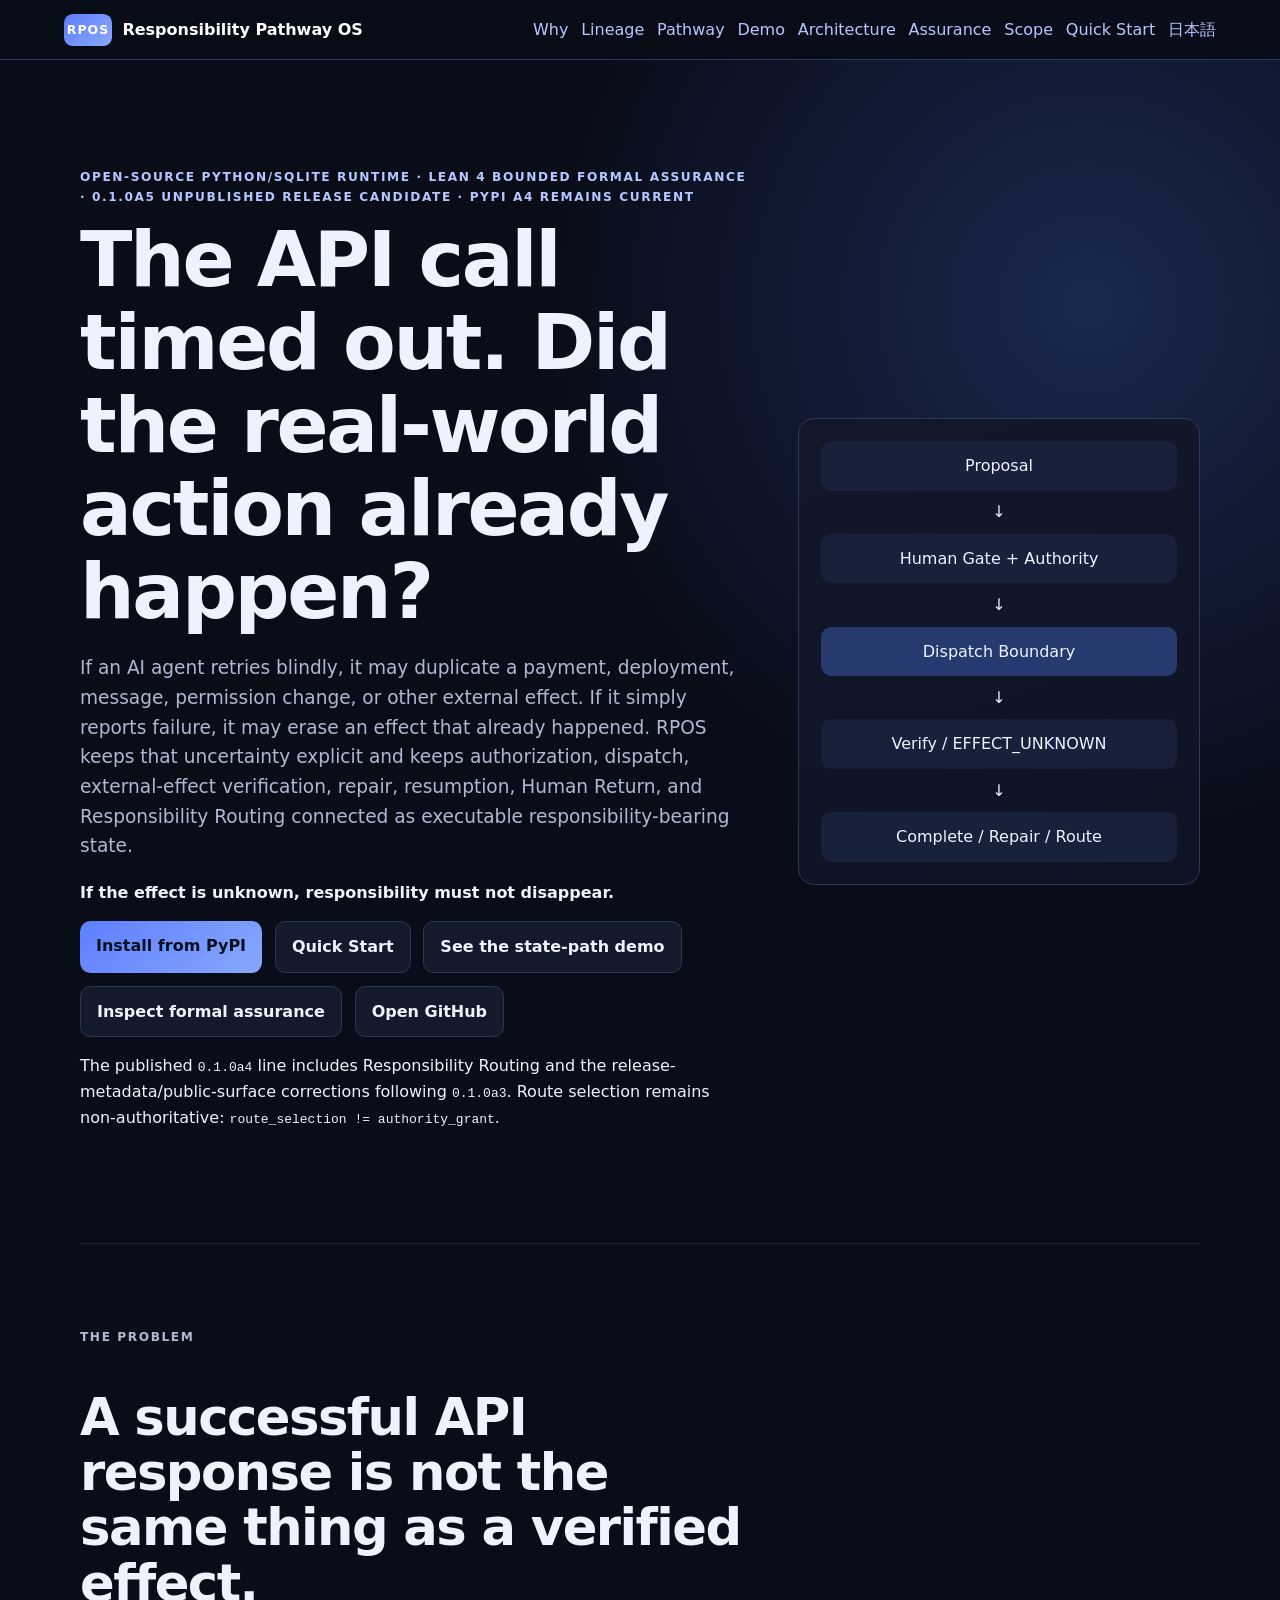
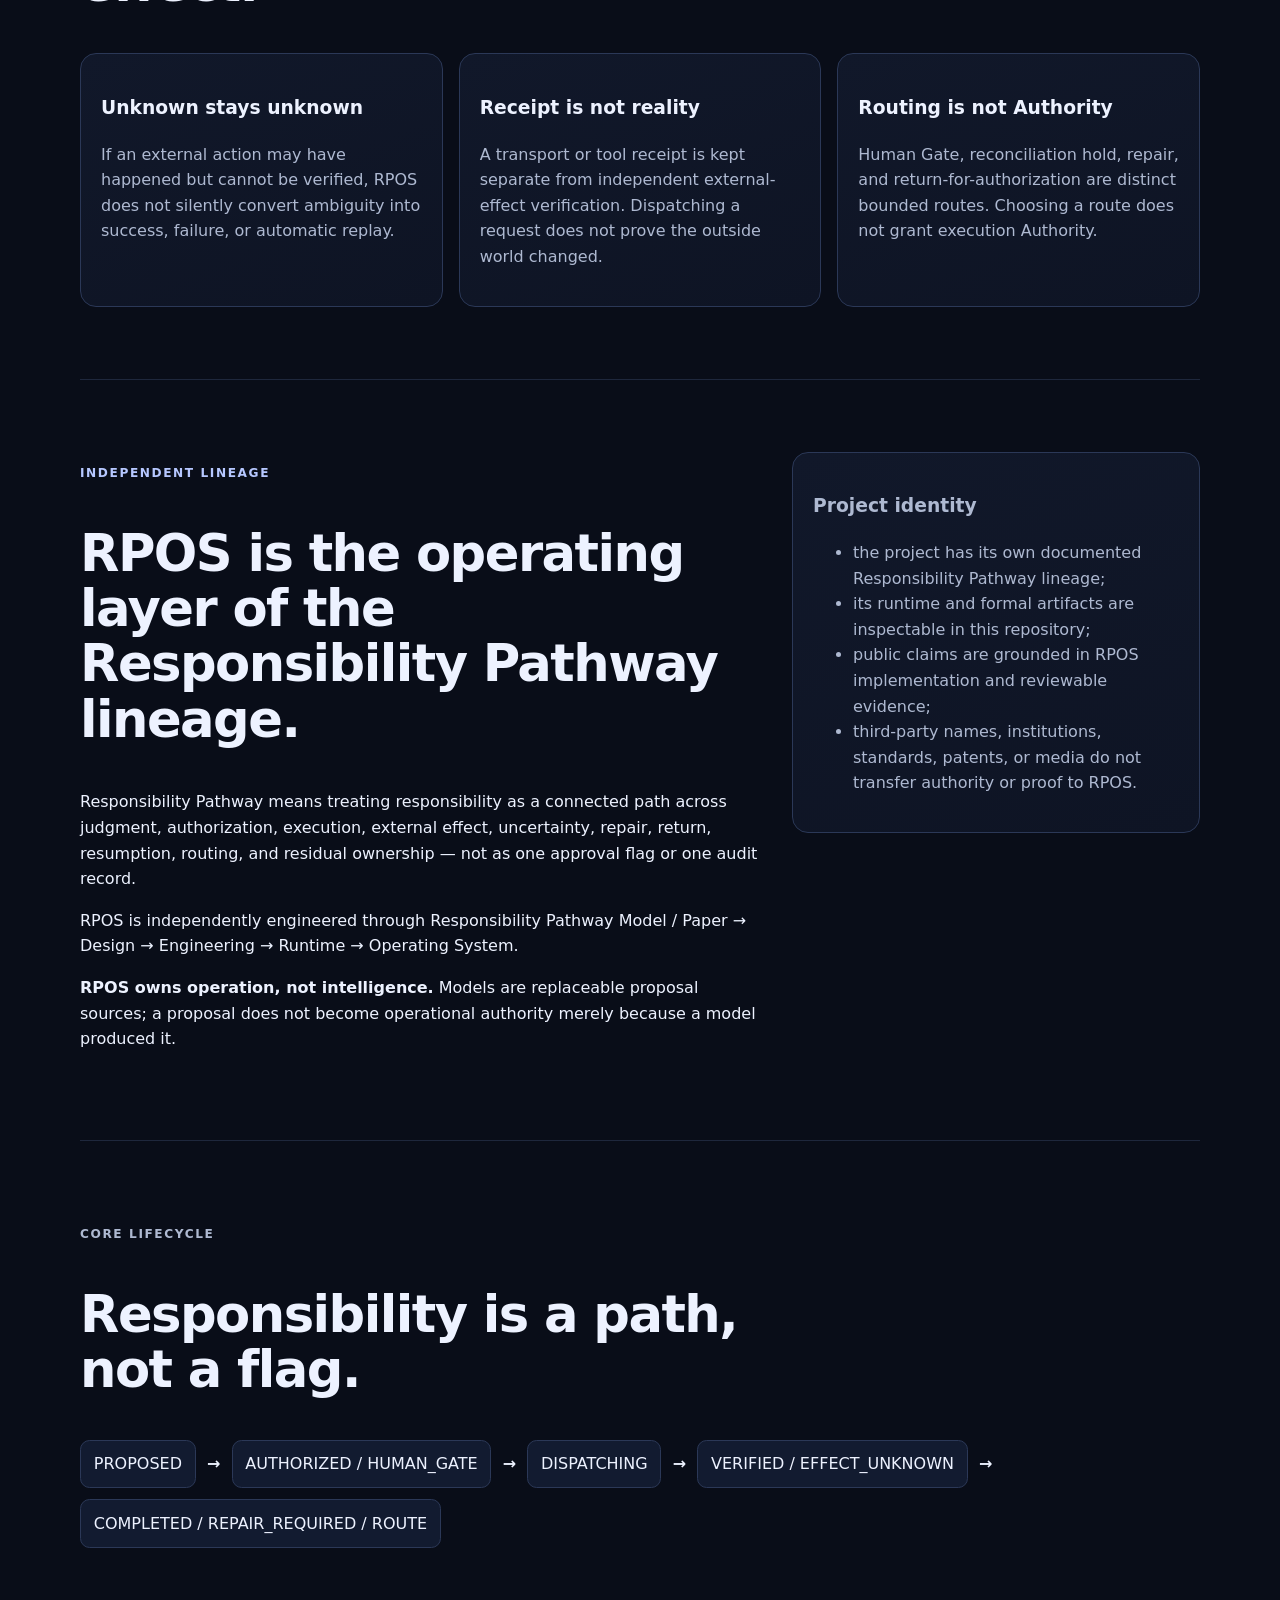
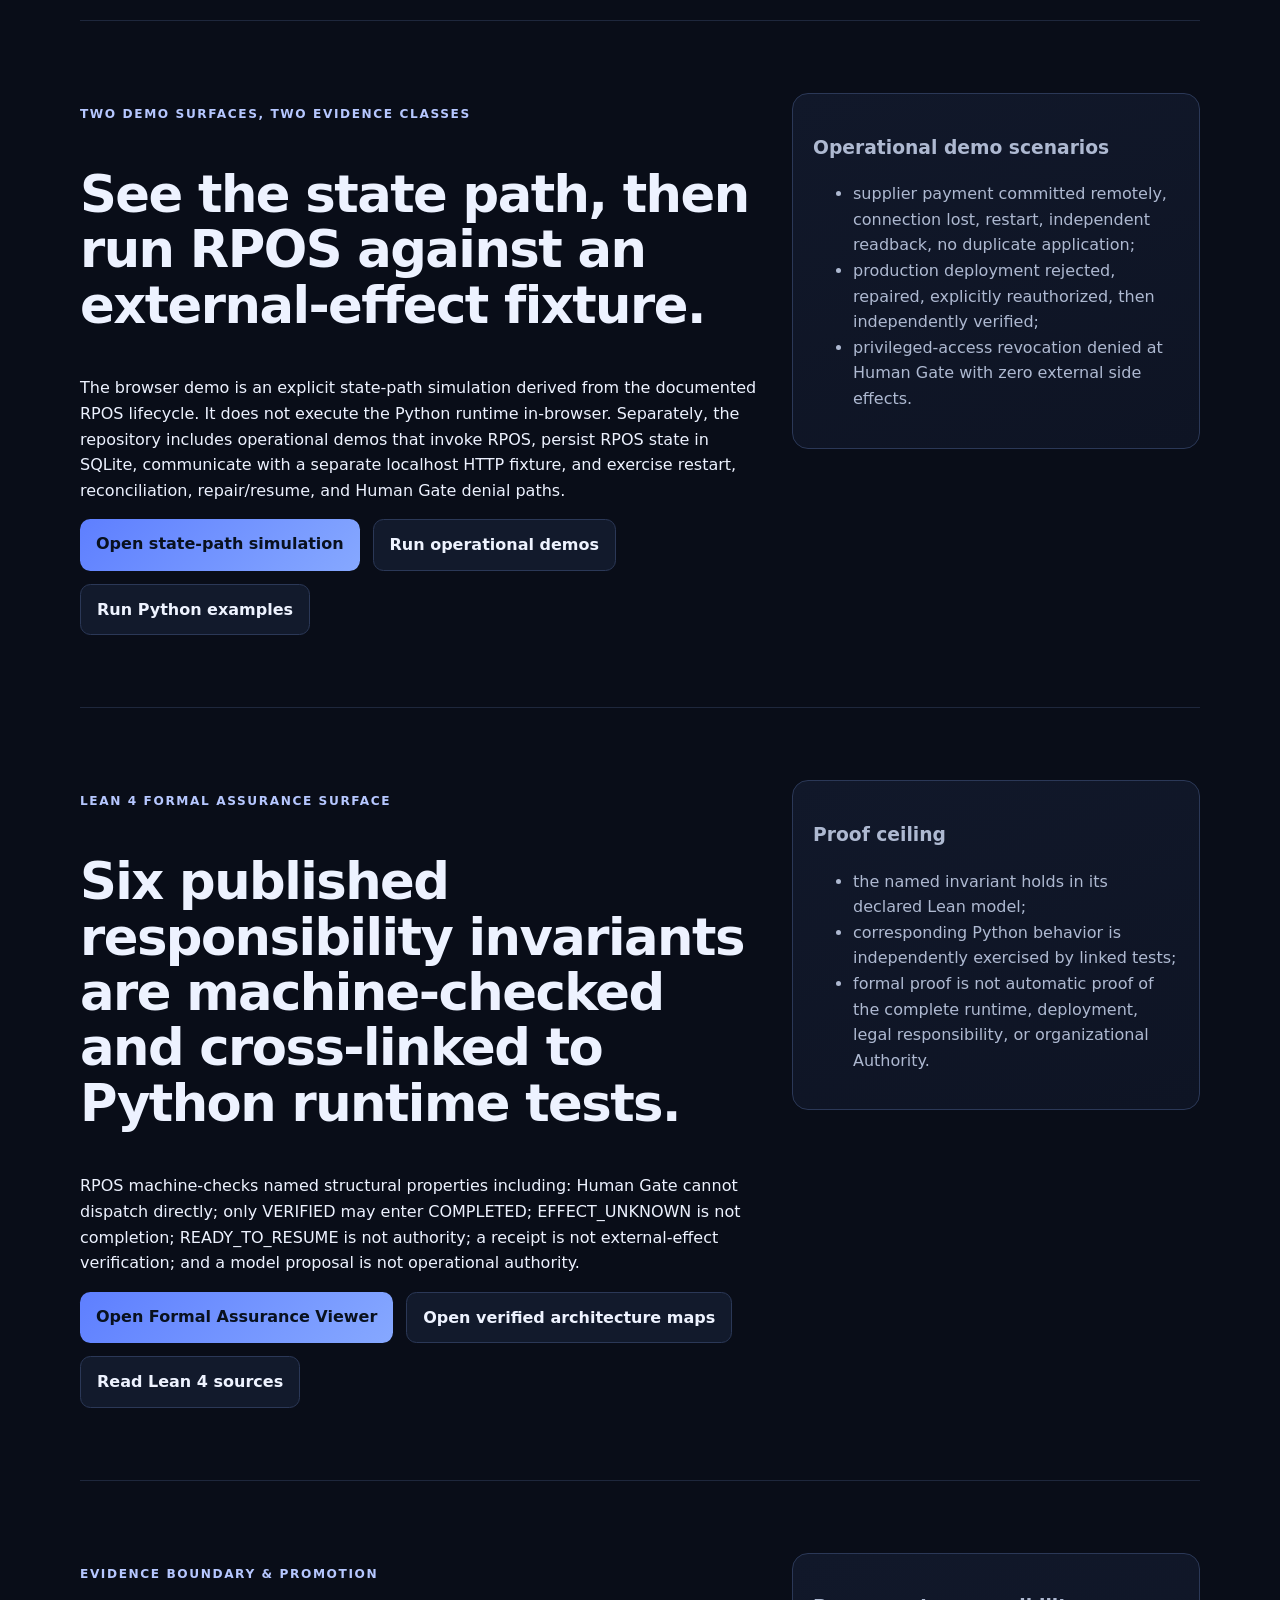
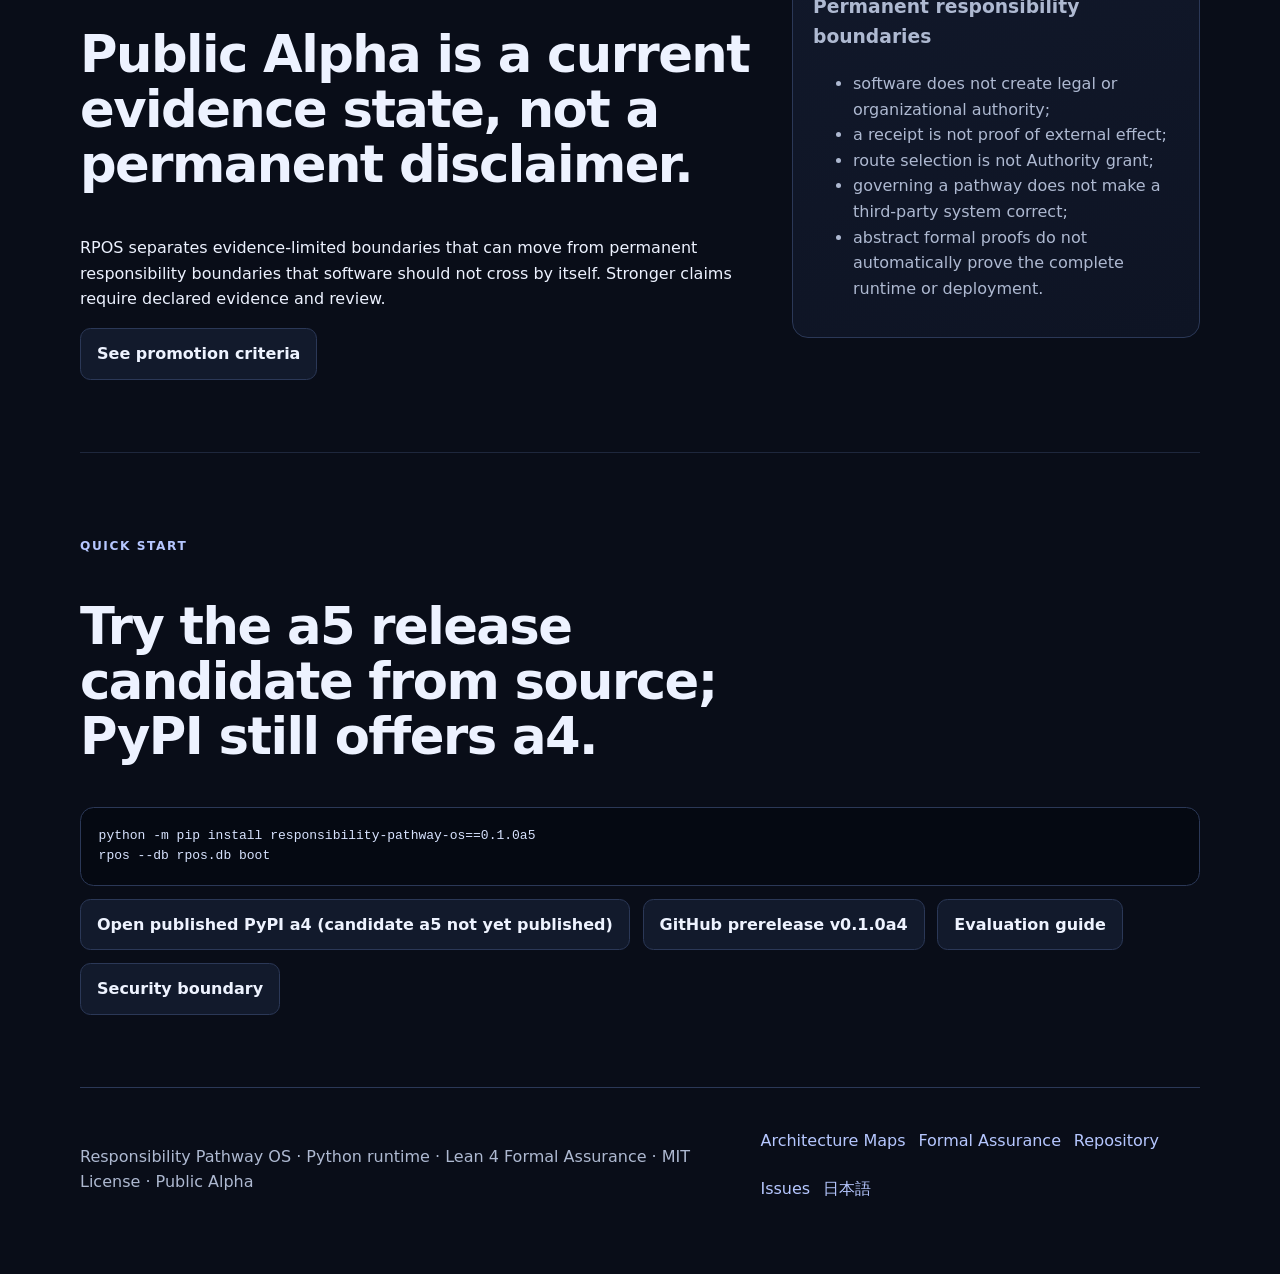
<file: site/index.html>
<!doctype html>
<html lang="en">
<head>
  <meta charset="utf-8">
  <meta name="viewport" content="width=device-width, initial-scale=1">
  <meta name="description" content="RPOS is an open-source Python/SQLite runtime for AI and automation workflows that keeps post-dispatch uncertainty explicit and responsibility connected through verification, repair, resumption, and routing.">
  <title>RPOS — Responsibility Pathway OS for uncertain external effects</title>
  <link rel="stylesheet" href="styles.css">
  <script src="app.js" defer></script>
</head>
<body>
<a class="skip-link" href="#main">Skip to content</a>
<header class="site-header"><a class="brand" href="#top"><span class="brand-mark">RPOS</span><span>Responsibility Pathway OS</span></a><nav><a href="#why">Why</a><a href="#lineage">Lineage</a><a href="#pathway">Pathway</a><a href="#demo">Demo</a><a href="architecture.html">Architecture</a><a href="#assurance">Assurance</a><a href="#scope">Scope</a><a href="#start">Quick Start</a><a href="ja.html" lang="ja">日本語</a></nav></header>
<main id="main">
<section class="hero" id="top"><div><p class="eyebrow">Open-source Python/SQLite runtime · Lean 4 bounded formal assurance · 0.1.0a5 Unpublished Release Candidate · PyPI a4 remains current</p><h1>The API call timed out. Did the real-world action already happen?</h1><p class="lede">If an AI agent retries blindly, it may duplicate a payment, deployment, message, permission change, or other external effect. If it simply reports failure, it may erase an effect that already happened. RPOS keeps that uncertainty explicit and keeps authorization, dispatch, external-effect verification, repair, resumption, Human Return, and Responsibility Routing connected as executable responsibility-bearing state.</p><p><strong>If the effect is unknown, responsibility must not disappear.</strong></p><div class="actions"><a class="button primary" href="https://pypi.org/project/responsibility-pathway-os/0.1.0a4/">Install from PyPI</a><a class="button secondary" href="#start">Quick Start</a><a class="button secondary" href="demo.html">See the state-path demo</a><a class="button secondary" href="assurance.html">Inspect formal assurance</a><a class="button secondary" href="https://github.com/YutoriKomeiji/responsibility-pathway-os">Open GitHub</a></div><p>The published <code>0.1.0a4</code> line includes Responsibility Routing and the release-metadata/public-surface corrections following <code>0.1.0a3</code>. Route selection remains non-authoritative: <code>route_selection != authority_grant</code>.</p></div><div class="pathway-card" aria-label="Responsibility pathway"><div class="node">Proposal</div><span>↓</span><div class="node">Human Gate + Authority</div><span>↓</span><div class="node accent">Dispatch Boundary</div><span>↓</span><div class="node">Verify / EFFECT_UNKNOWN</div><span>↓</span><div class="node">Complete / Repair / Route</div></div></section>
<section class="section" id="why"><p class="eyebrow">The problem</p><h2>A successful API response is not the same thing as a verified effect.</h2><div class="feature-grid"><article><h3>Unknown stays unknown</h3><p>If an external action may have happened but cannot be verified, RPOS does not silently convert ambiguity into success, failure, or automatic replay.</p></article><article><h3>Receipt is not reality</h3><p>A transport or tool receipt is kept separate from independent external-effect verification. Dispatching a request does not prove the outside world changed.</p></article><article><h3>Routing is not Authority</h3><p>Human Gate, reconciliation hold, repair, and return-for-authorization are distinct bounded routes. Choosing a route does not grant execution Authority.</p></article></div></section>
<section class="section split" id="lineage"><div><p class="eyebrow">Independent lineage</p><h2>RPOS is the operating layer of the Responsibility Pathway lineage.</h2><p>Responsibility Pathway means treating responsibility as a connected path across judgment, authorization, execution, external effect, uncertainty, repair, return, resumption, routing, and residual ownership — not as one approval flag or one audit record.</p><p>RPOS is independently engineered through Responsibility Pathway Model / Paper → Design → Engineering → Runtime → Operating System.</p><p><strong>RPOS owns operation, not intelligence.</strong> Models are replaceable proposal sources; a proposal does not become operational authority merely because a model produced it.</p></div><aside class="boundary-card"><h3>Project identity</h3><ul><li>the project has its own documented Responsibility Pathway lineage;</li><li>its runtime and formal artifacts are inspectable in this repository;</li><li>public claims are grounded in RPOS implementation and reviewable evidence;</li><li>third-party names, institutions, standards, patents, or media do not transfer authority or proof to RPOS.</li></ul></aside></section>
<section class="section" id="pathway"><p class="eyebrow">Core lifecycle</p><h2>Responsibility is a path, not a flag.</h2><div class="flow"><span>PROPOSED</span><b>→</b><span>AUTHORIZED / HUMAN_GATE</span><b>→</b><span>DISPATCHING</span><b>→</b><span>VERIFIED / EFFECT_UNKNOWN</span><b>→</b><span>COMPLETED / REPAIR_REQUIRED / ROUTE</span></div></section>
<section class="section split" id="demo"><div><p class="eyebrow">Two demo surfaces, two evidence classes</p><h2>See the state path, then run RPOS against an external-effect fixture.</h2><p>The browser demo is an explicit state-path simulation derived from the documented RPOS lifecycle. It does not execute the Python runtime in-browser. Separately, the repository includes operational demos that invoke RPOS, persist RPOS state in SQLite, communicate with a separate localhost HTTP fixture, and exercise restart, reconciliation, repair/resume, and Human Gate denial paths.</p><div class="actions"><a class="button primary" href="demo.html">Open state-path simulation</a><a class="button secondary" href="https://github.com/YutoriKomeiji/responsibility-pathway-os/tree/main/examples/production_grade_demos">Run operational demos</a><a class="button secondary" href="https://github.com/YutoriKomeiji/responsibility-pathway-os/tree/main/examples">Run Python examples</a></div></div><aside class="boundary-card"><h3>Operational demo scenarios</h3><ul><li>supplier payment committed remotely, connection lost, restart, independent readback, no duplicate application;</li><li>production deployment rejected, repaired, explicitly reauthorized, then independently verified;</li><li>privileged-access revocation denied at Human Gate with zero external side effects.</li></ul></aside></section>
<section class="section split" id="assurance"><div><p class="eyebrow">Lean 4 Formal Assurance Surface</p><h2>Six published responsibility invariants are machine-checked and cross-linked to Python runtime tests.</h2><p>RPOS machine-checks named structural properties including: Human Gate cannot dispatch directly; only VERIFIED may enter COMPLETED; EFFECT_UNKNOWN is not completion; READY_TO_RESUME is not authority; a receipt is not external-effect verification; and a model proposal is not operational authority.</p><div class="actions"><a class="button primary" href="assurance.html">Open Formal Assurance Viewer</a><a class="button secondary" href="architecture.html">Open verified architecture maps</a><a class="button secondary" href="https://github.com/YutoriKomeiji/responsibility-pathway-os/tree/main/formal/lean">Read Lean 4 sources</a></div></div><aside class="boundary-card"><h3>Proof ceiling</h3><ul><li>the named invariant holds in its declared Lean model;</li><li>corresponding Python behavior is independently exercised by linked tests;</li><li>formal proof is not automatic proof of the complete runtime, deployment, legal responsibility, or organizational Authority.</li></ul></aside></section>
<section class="section split" id="scope"><div><p class="eyebrow">Evidence boundary & promotion</p><h2>Public Alpha is a current evidence state, not a permanent disclaimer.</h2><p>RPOS separates evidence-limited boundaries that can move from permanent responsibility boundaries that software should not cross by itself. Stronger claims require declared evidence and review.</p><div class="actions"><a class="button secondary" href="https://github.com/YutoriKomeiji/responsibility-pathway-os/blob/main/docs/en/claim-boundary-promotion.md">See promotion criteria</a></div></div><aside class="boundary-card"><h3>Permanent responsibility boundaries</h3><ul><li>software does not create legal or organizational authority;</li><li>a receipt is not proof of external effect;</li><li>route selection is not Authority grant;</li><li>governing a pathway does not make a third-party system correct;</li><li>abstract formal proofs do not automatically prove the complete runtime or deployment.</li></ul></aside></section>
<section class="section quick-start" id="start"><div><p class="eyebrow">Quick Start</p><h2>Try the a5 release candidate from source; PyPI still offers a4.</h2></div><pre><code>python -m pip install responsibility-pathway-os==0.1.0a5
rpos --db rpos.db boot</code></pre><div class="actions"><a class="button secondary" href="https://pypi.org/project/responsibility-pathway-os/0.1.0a4/">Open published PyPI a4 (candidate a5 not yet published)</a><a class="button secondary" href="https://github.com/YutoriKomeiji/responsibility-pathway-os/releases/tag/v0.1.0a4">GitHub prerelease v0.1.0a4</a><a class="button secondary" href="https://github.com/YutoriKomeiji/responsibility-pathway-os/blob/main/docs/en/public-alpha-evaluation-guide.md">Evaluation guide</a><a class="button secondary" href="https://github.com/YutoriKomeiji/responsibility-pathway-os/blob/main/SECURITY.md">Security boundary</a></div></section>
</main>
<footer><p>Responsibility Pathway OS · Python runtime · Lean 4 Formal Assurance · MIT License · Public Alpha</p><nav><a href="architecture.html">Architecture Maps</a><a href="assurance.html">Formal Assurance</a><a href="https://github.com/YutoriKomeiji/responsibility-pathway-os">Repository</a><a href="https://github.com/YutoriKomeiji/responsibility-pathway-os/issues">Issues</a><a href="ja.html" lang="ja">日本語</a></nav></footer>
</body>
</html>
</file>
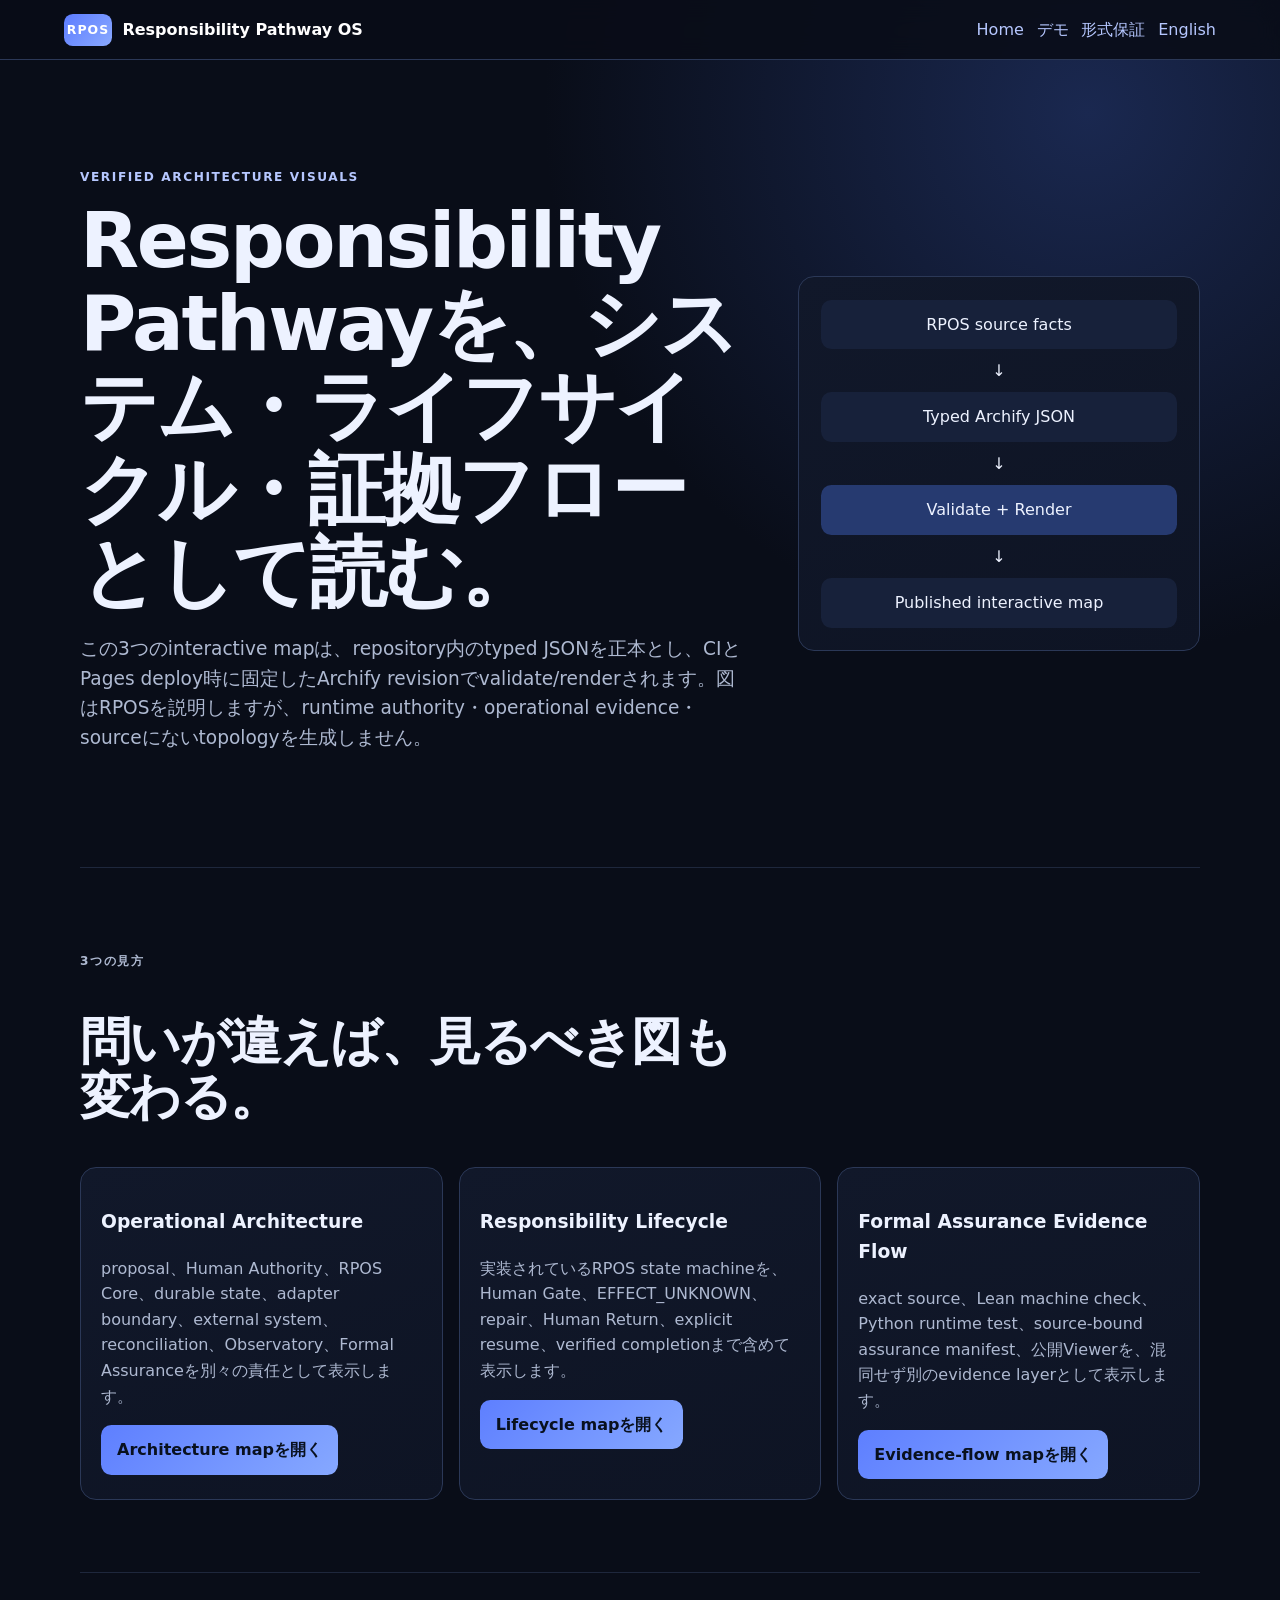
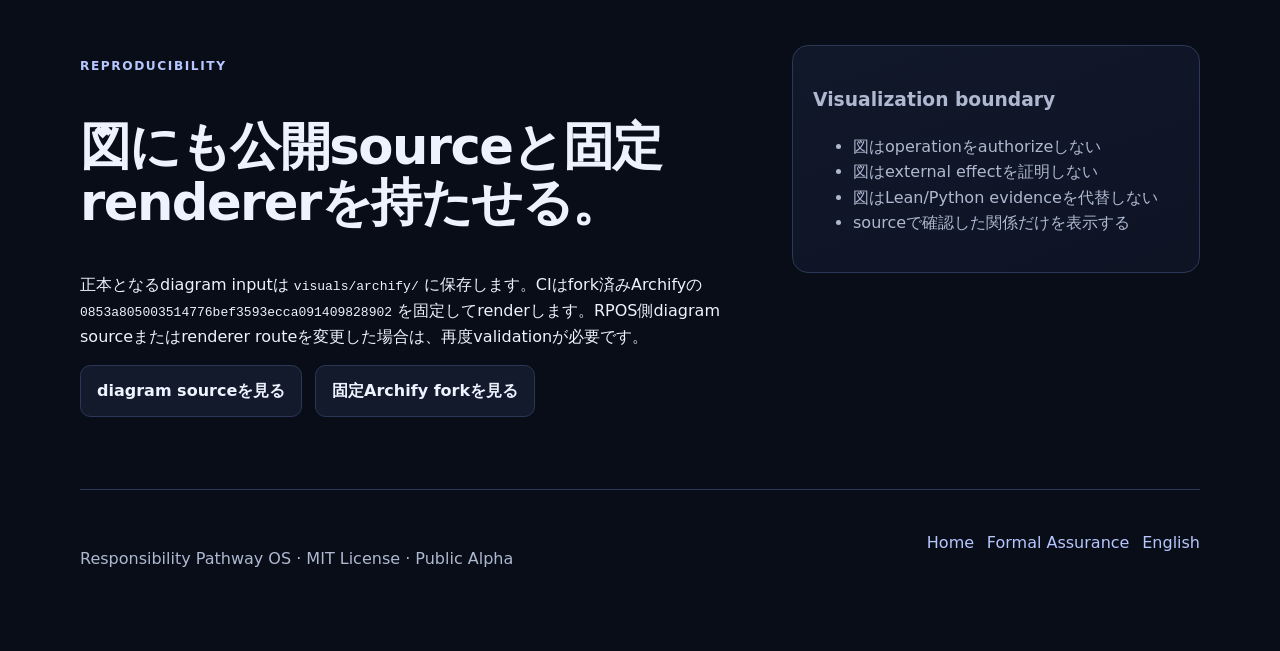
<file: site/architecture-ja.html>
<!doctype html>
<html lang="ja">
<head>
  <meta charset="utf-8">
  <meta name="viewport" content="width=device-width, initial-scale=1">
  <meta name="description" content="RPOSのOperational Architecture、Responsibility Lifecycle、Formal Assurance Evidence Flowをtyped Archify sourceから再現可能に表示します。">
  <title>RPOS Architecture & Responsibility Maps</title>
  <link rel="stylesheet" href="styles.css">
</head>
<body>
<a class="skip-link" href="#main">本文へ移動</a>
<header class="site-header"><a class="brand" href="ja.html"><span class="brand-mark">RPOS</span><span>Responsibility Pathway OS</span></a><nav><a href="ja.html">Home</a><a href="demo.html?lang=ja">デモ</a><a href="assurance.html?lang=ja">形式保証</a><a href="architecture.html" lang="en">English</a></nav></header>
<main id="main">
<section class="hero" id="top"><div><p class="eyebrow">Verified architecture visuals</p><h1>Responsibility Pathwayを、システム・ライフサイクル・証拠フローとして読む。</h1><p class="lede">この3つのinteractive mapは、repository内のtyped JSONを正本とし、CIとPages deploy時に固定したArchify revisionでvalidate/renderされます。図はRPOSを説明しますが、runtime authority・operational evidence・sourceにないtopologyを生成しません。</p></div><div class="pathway-card" aria-label="Visualization provenance"><div class="node">RPOS source facts</div><span>↓</span><div class="node">Typed Archify JSON</div><span>↓</span><div class="node accent">Validate + Render</div><span>↓</span><div class="node">Published interactive map</div></div></section>
<section class="section"><p class="eyebrow">3つの見方</p><h2>問いが違えば、見るべき図も変わる。</h2><div class="feature-grid"><article><h3>Operational Architecture</h3><p>proposal、Human Authority、RPOS Core、durable state、adapter boundary、external system、reconciliation、Observatory、Formal Assuranceを別々の責任として表示します。</p><div class="actions"><a class="button primary" href="visuals/rpos-operational-architecture.html">Architecture mapを開く</a></div></article><article><h3>Responsibility Lifecycle</h3><p>実装されているRPOS state machineを、Human Gate、EFFECT_UNKNOWN、repair、Human Return、explicit resume、verified completionまで含めて表示します。</p><div class="actions"><a class="button primary" href="visuals/rpos-responsibility-lifecycle.html">Lifecycle mapを開く</a></div></article><article><h3>Formal Assurance Evidence Flow</h3><p>exact source、Lean machine check、Python runtime test、source-bound assurance manifest、公開Viewerを、混同せず別のevidence layerとして表示します。</p><div class="actions"><a class="button primary" href="visuals/rpos-assurance-evidence-flow.html">Evidence-flow mapを開く</a></div></article></div></section>
<section class="section split"><div><p class="eyebrow">Reproducibility</p><h2>図にも公開sourceと固定rendererを持たせる。</h2><p>正本となるdiagram inputは <code>visuals/archify/</code> に保存します。CIはfork済みArchifyの <code>0853a805003514776bef3593ecca091409828902</code> を固定してrenderします。RPOS側diagram sourceまたはrenderer routeを変更した場合は、再度validationが必要です。</p><div class="actions"><a class="button secondary" href="https://github.com/YutoriKomeiji/responsibility-pathway-os/tree/main/visuals/archify">diagram sourceを見る</a><a class="button secondary" href="https://github.com/YutoriKomeiji/archify/tree/0853a805003514776bef3593ecca091409828902">固定Archify forkを見る</a></div></div><aside class="boundary-card"><h3>Visualization boundary</h3><ul><li>図はoperationをauthorizeしない</li><li>図はexternal effectを証明しない</li><li>図はLean/Python evidenceを代替しない</li><li>sourceで確認した関係だけを表示する</li></ul></aside></section>
</main>
<footer><p>Responsibility Pathway OS · MIT License · Public Alpha</p><nav><a href="ja.html">Home</a><a href="assurance.html?lang=ja">Formal Assurance</a><a href="architecture.html" lang="en">English</a></nav></footer>
</body>
</html>
</file>
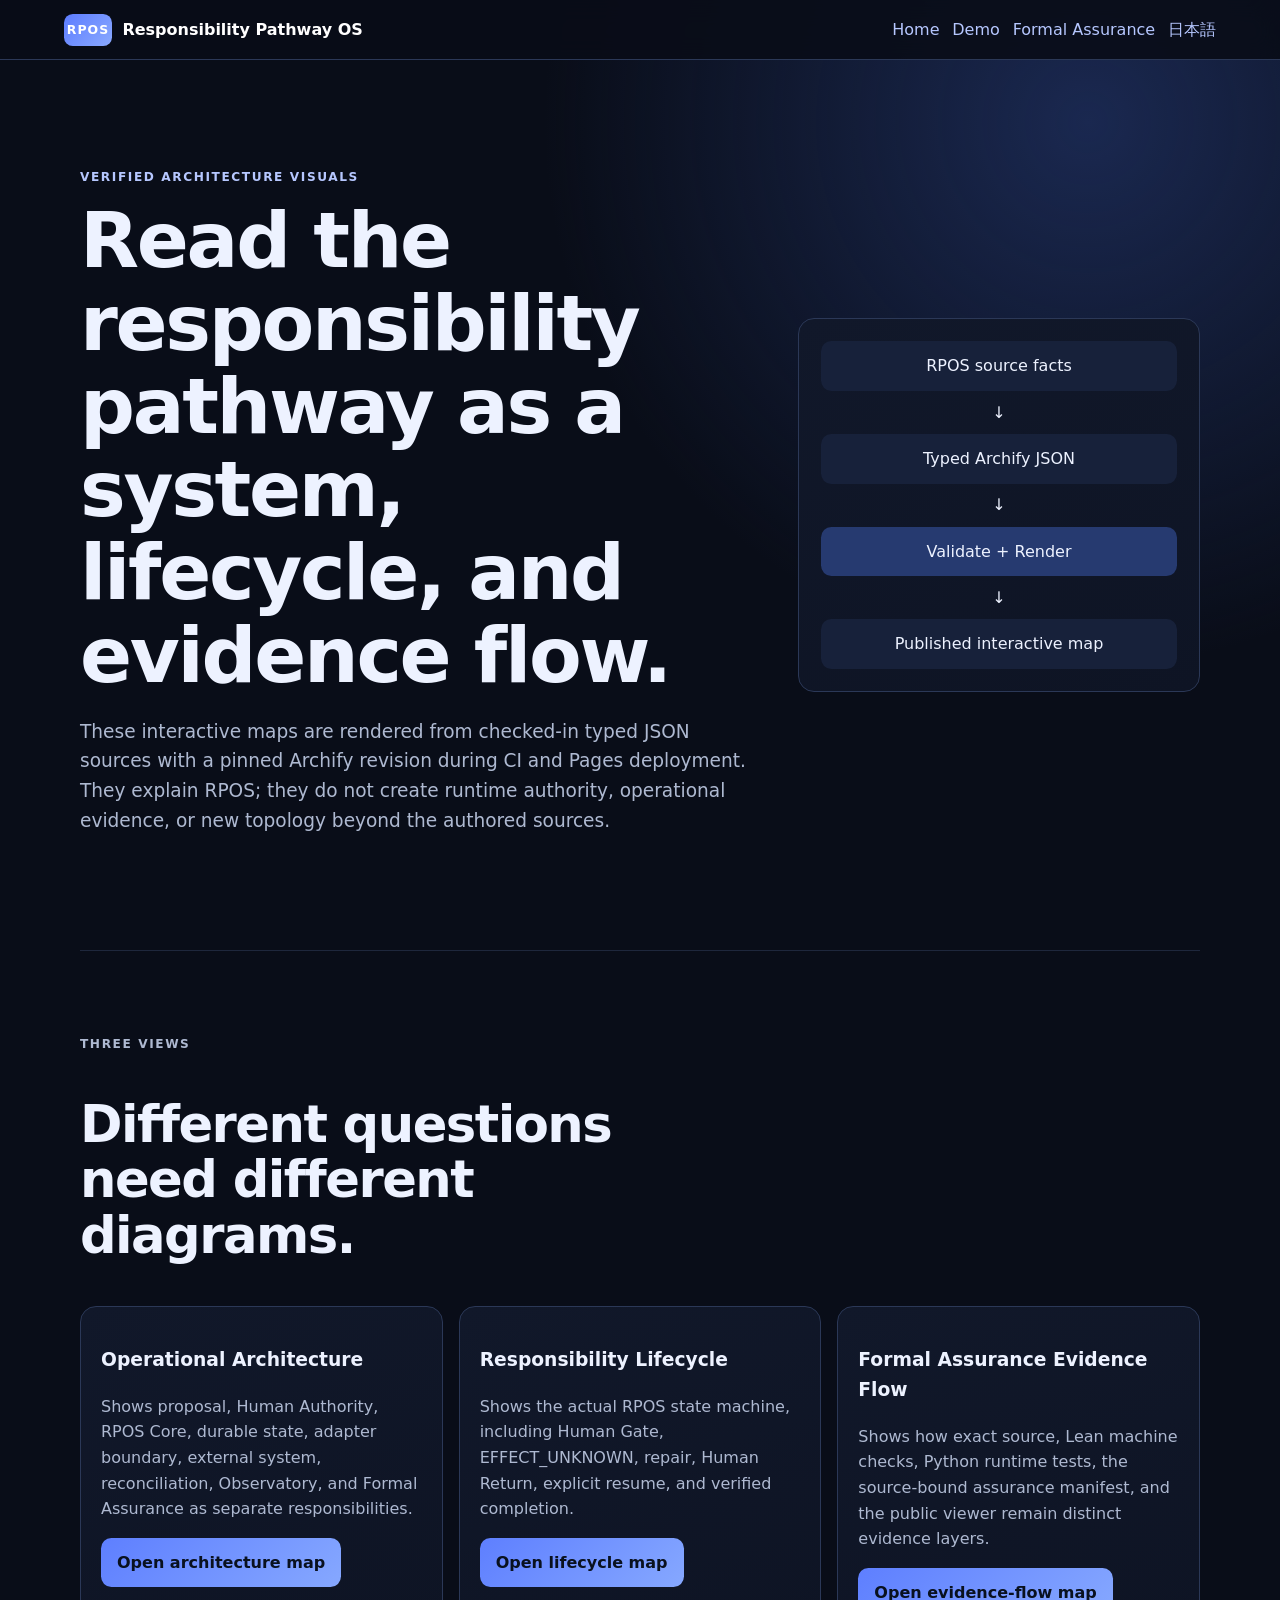
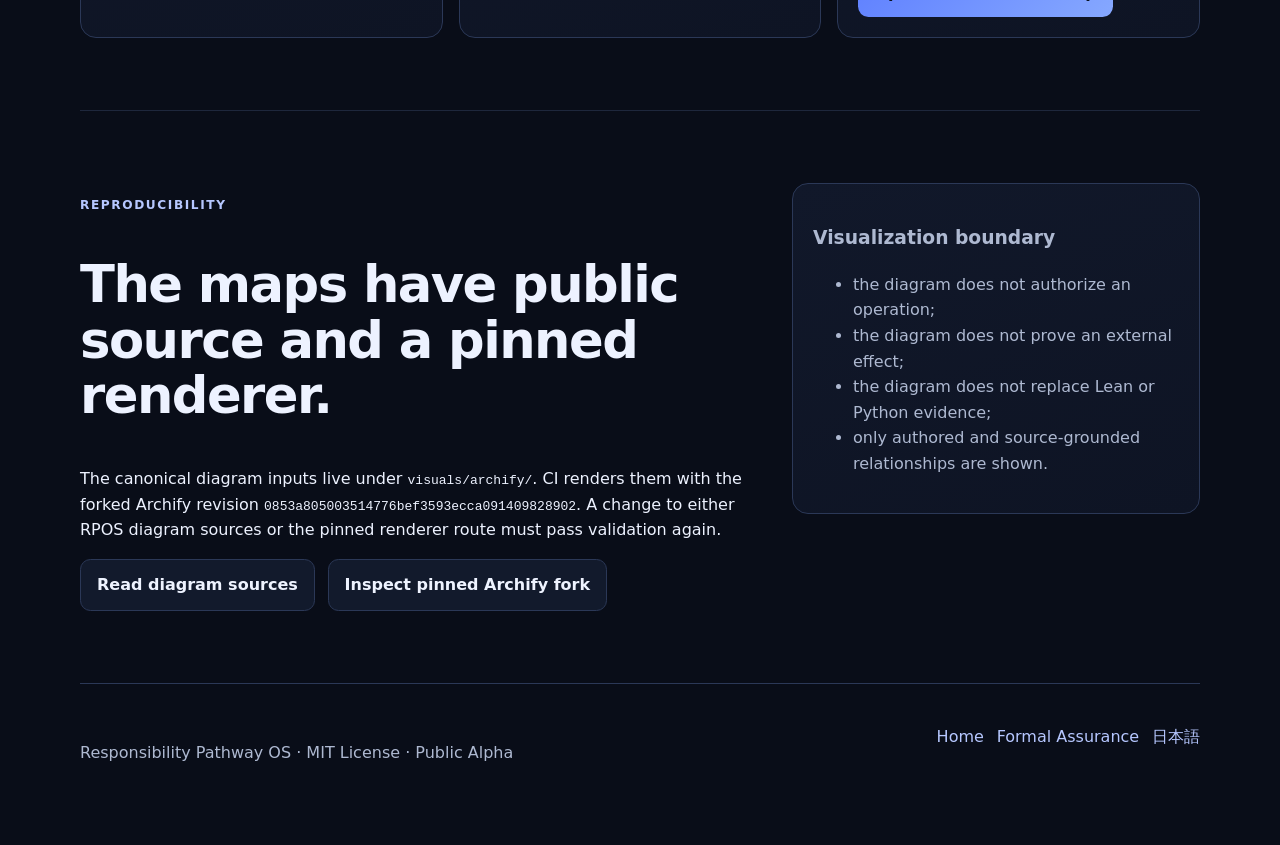
<file: site/architecture.html>
<!doctype html>
<html lang="en">
<head>
  <meta charset="utf-8">
  <meta name="viewport" content="width=device-width, initial-scale=1">
  <meta name="description" content="RPOS architecture, responsibility lifecycle, and formal assurance evidence flow rendered from typed Archify sources.">
  <title>RPOS Architecture & Responsibility Maps</title>
  <link rel="stylesheet" href="styles.css">
</head>
<body>
<a class="skip-link" href="#main">Skip to content</a>
<header class="site-header"><a class="brand" href="index.html"><span class="brand-mark">RPOS</span><span>Responsibility Pathway OS</span></a><nav><a href="index.html">Home</a><a href="demo.html">Demo</a><a href="assurance.html">Formal Assurance</a><a href="architecture-ja.html" lang="ja">日本語</a></nav></header>
<main id="main">
<section class="hero" id="top"><div><p class="eyebrow">Verified architecture visuals</p><h1>Read the responsibility pathway as a system, lifecycle, and evidence flow.</h1><p class="lede">These interactive maps are rendered from checked-in typed JSON sources with a pinned Archify revision during CI and Pages deployment. They explain RPOS; they do not create runtime authority, operational evidence, or new topology beyond the authored sources.</p></div><div class="pathway-card" aria-label="Visualization provenance"><div class="node">RPOS source facts</div><span>↓</span><div class="node">Typed Archify JSON</div><span>↓</span><div class="node accent">Validate + Render</div><span>↓</span><div class="node">Published interactive map</div></div></section>
<section class="section"><p class="eyebrow">Three views</p><h2>Different questions need different diagrams.</h2><div class="feature-grid"><article><h3>Operational Architecture</h3><p>Shows proposal, Human Authority, RPOS Core, durable state, adapter boundary, external system, reconciliation, Observatory, and Formal Assurance as separate responsibilities.</p><div class="actions"><a class="button primary" href="visuals/rpos-operational-architecture.html">Open architecture map</a></div></article><article><h3>Responsibility Lifecycle</h3><p>Shows the actual RPOS state machine, including Human Gate, EFFECT_UNKNOWN, repair, Human Return, explicit resume, and verified completion.</p><div class="actions"><a class="button primary" href="visuals/rpos-responsibility-lifecycle.html">Open lifecycle map</a></div></article><article><h3>Formal Assurance Evidence Flow</h3><p>Shows how exact source, Lean machine checks, Python runtime tests, the source-bound assurance manifest, and the public viewer remain distinct evidence layers.</p><div class="actions"><a class="button primary" href="visuals/rpos-assurance-evidence-flow.html">Open evidence-flow map</a></div></article></div></section>
<section class="section split"><div><p class="eyebrow">Reproducibility</p><h2>The maps have public source and a pinned renderer.</h2><p>The canonical diagram inputs live under <code>visuals/archify/</code>. CI renders them with the forked Archify revision <code>0853a805003514776bef3593ecca091409828902</code>. A change to either RPOS diagram sources or the pinned renderer route must pass validation again.</p><div class="actions"><a class="button secondary" href="https://github.com/YutoriKomeiji/responsibility-pathway-os/tree/main/visuals/archify">Read diagram sources</a><a class="button secondary" href="https://github.com/YutoriKomeiji/archify/tree/0853a805003514776bef3593ecca091409828902">Inspect pinned Archify fork</a></div></div><aside class="boundary-card"><h3>Visualization boundary</h3><ul><li>the diagram does not authorize an operation;</li><li>the diagram does not prove an external effect;</li><li>the diagram does not replace Lean or Python evidence;</li><li>only authored and source-grounded relationships are shown.</li></ul></aside></section>
</main>
<footer><p>Responsibility Pathway OS · MIT License · Public Alpha</p><nav><a href="index.html">Home</a><a href="assurance.html">Formal Assurance</a><a href="architecture-ja.html" lang="ja">日本語</a></nav></footer>
</body>
</html>
</file>
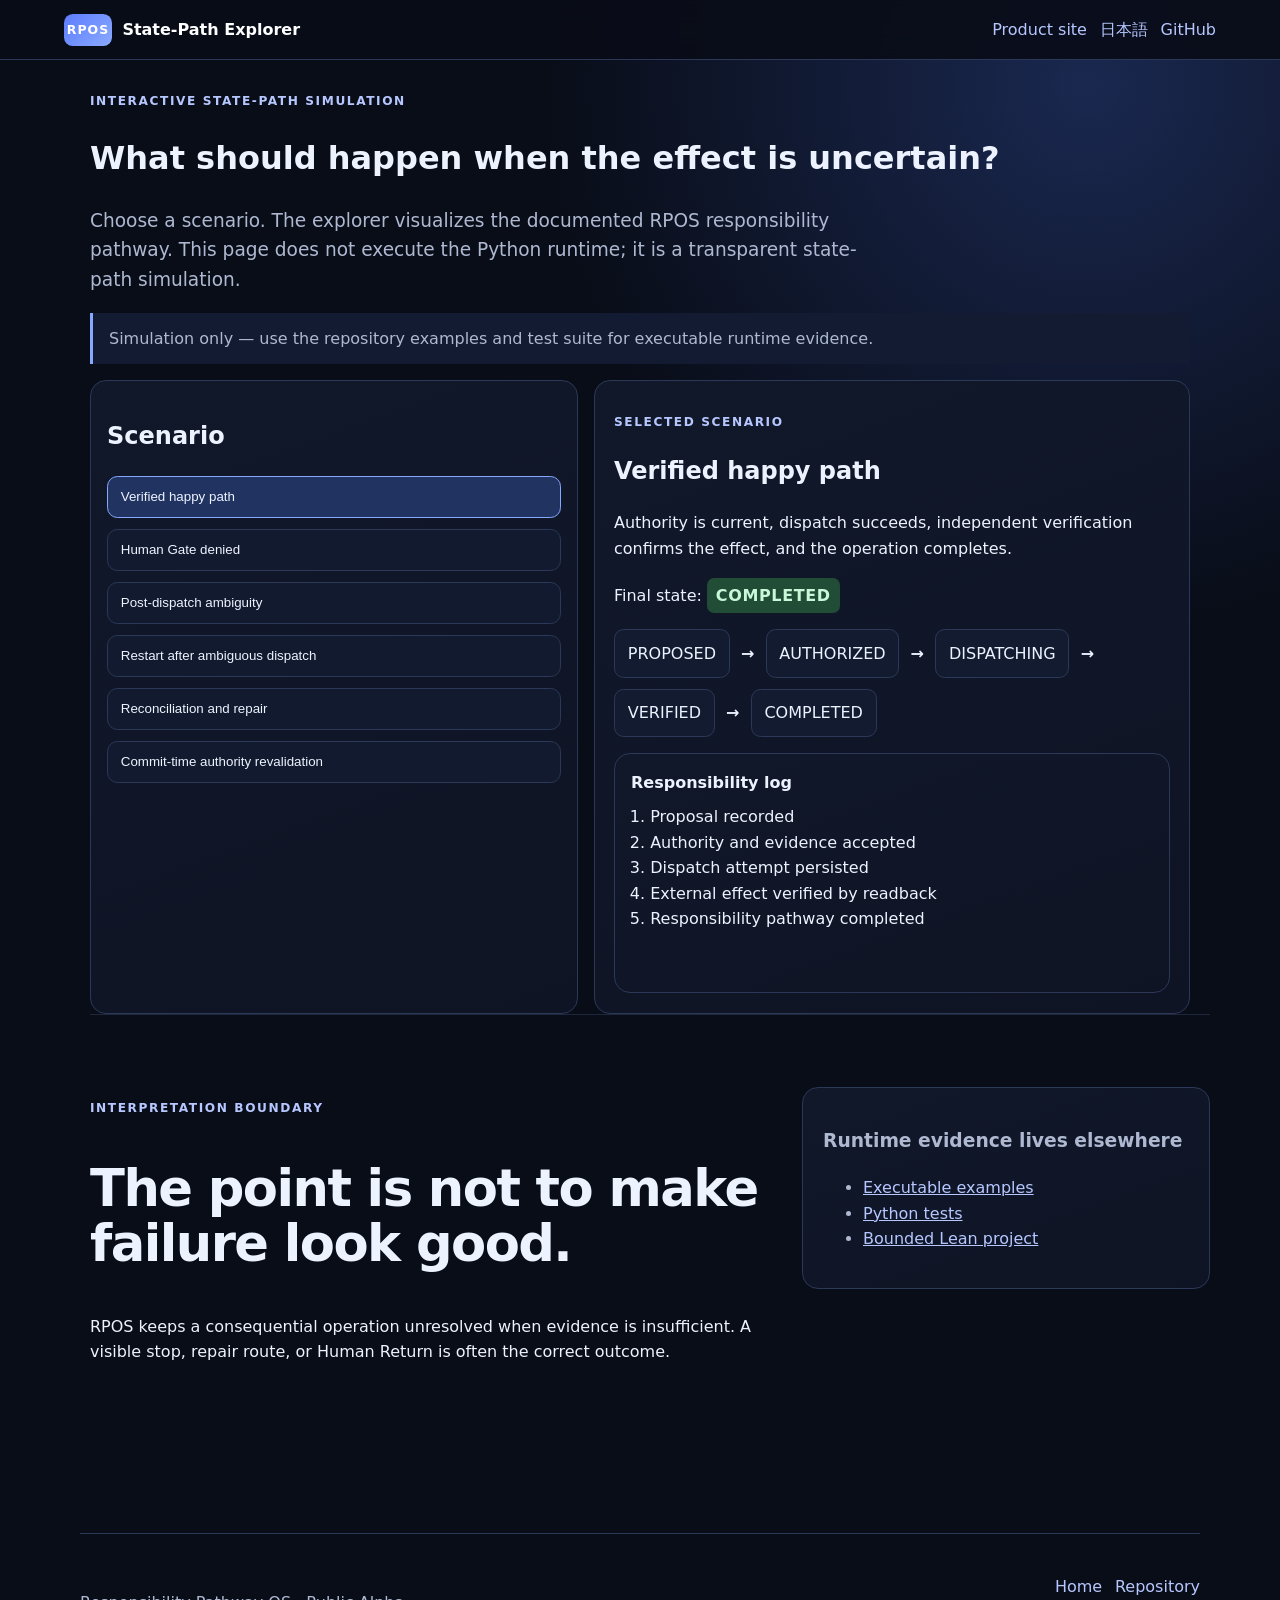
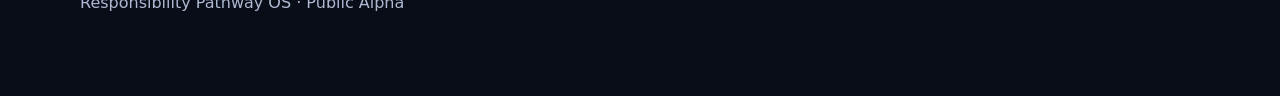
<file: site/demo.html>
<!doctype html>
<html lang="en">
<head>
  <meta charset="utf-8">
  <meta name="viewport" content="width=device-width, initial-scale=1">
  <meta name="description" content="Interactive RPOS state-path explorer for verified, denied, ambiguous, restart, reconciliation, and authority-revalidation scenarios.">
  <title id="page-title">RPOS State-Path Explorer</title>
  <link rel="stylesheet" href="styles.css">
  <script src="app.js" defer></script>
</head>
<body data-page="demo">
<header class="site-header"><a class="brand" href="index.html"><span class="brand-mark">RPOS</span><span id="brand-subtitle">State-Path Explorer</span></a><nav><a id="nav-product" href="index.html">Product site</a><a href="ja.html">日本語</a><a href="https://github.com/YutoriKomeiji/responsibility-pathway-os">GitHub</a></nav></header>
<main class="demo-shell">
<p class="eyebrow" id="demo-eyebrow">Interactive state-path simulation</p>
<h1 id="demo-heading">What should happen when the effect is uncertain?</h1>
<p class="lede" id="demo-intro">Choose a scenario. The explorer visualizes the documented RPOS responsibility pathway. This page does not execute the Python runtime; it is a transparent state-path simulation.</p>
<p class="notice" id="demo-notice">Simulation only — use the repository examples and test suite for executable runtime evidence.</p>
<div class="demo-grid">
<section class="demo-panel" aria-labelledby="scenario-heading"><h2 id="scenario-heading">Scenario</h2><div class="scenario-list" id="scenario-list"></div></section>
<section class="state-card" aria-live="polite"><p class="eyebrow" id="scenario-label">Selected scenario</p><h2 id="scenario-title">Verified happy path</h2><p id="scenario-summary"></p><p><span id="final-state-label">Final state</span>: <span class="state-badge" id="state-badge">COMPLETED</span></p><div class="flow" id="state-flow"></div><div class="event-log"><strong id="responsibility-log-label">Responsibility log</strong><ol id="event-list"></ol></div></section>
</div>
<section class="section split"><div><p class="eyebrow" id="boundary-eyebrow">Interpretation boundary</p><h2 id="boundary-heading">The point is not to make failure look good.</h2><p id="boundary-copy">RPOS keeps a consequential operation unresolved when evidence is insufficient. A visible stop, repair route, or Human Return is often the correct outcome.</p></div><aside class="boundary-card"><h3 id="runtime-evidence-heading">Runtime evidence lives elsewhere</h3><ul><li><a id="runtime-example-link" href="https://github.com/YutoriKomeiji/responsibility-pathway-os/tree/main/examples">Executable examples</a></li><li><a id="runtime-test-link" href="https://github.com/YutoriKomeiji/responsibility-pathway-os/tree/main/tests">Python tests</a></li><li><a id="runtime-lean-link" href="https://github.com/YutoriKomeiji/responsibility-pathway-os/tree/main/formal/lean">Bounded Lean project</a></li></ul></aside></section>
</main>
<footer><p>Responsibility Pathway OS · Public Alpha</p><nav><a id="footer-home" href="index.html">Home</a><a id="footer-repository" href="https://github.com/YutoriKomeiji/responsibility-pathway-os">Repository</a></nav></footer>
</body>
</html>
</file>
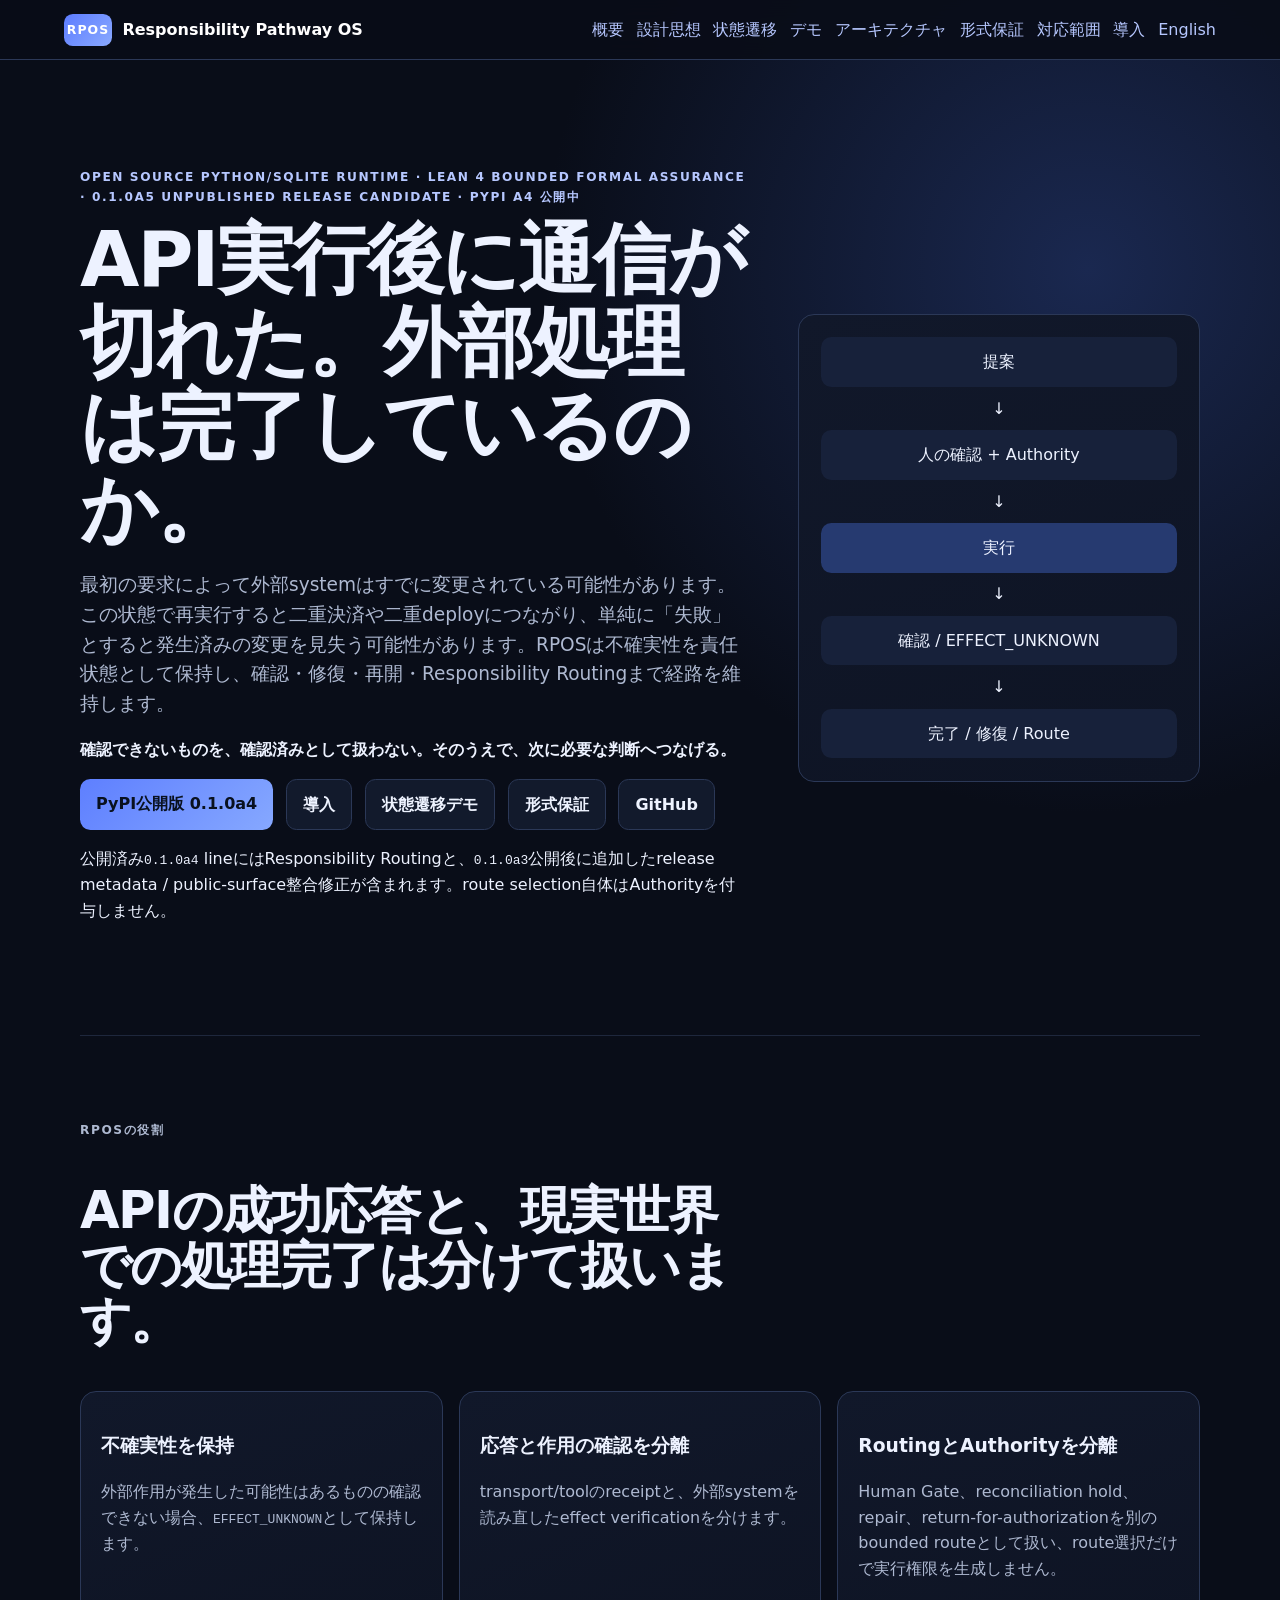
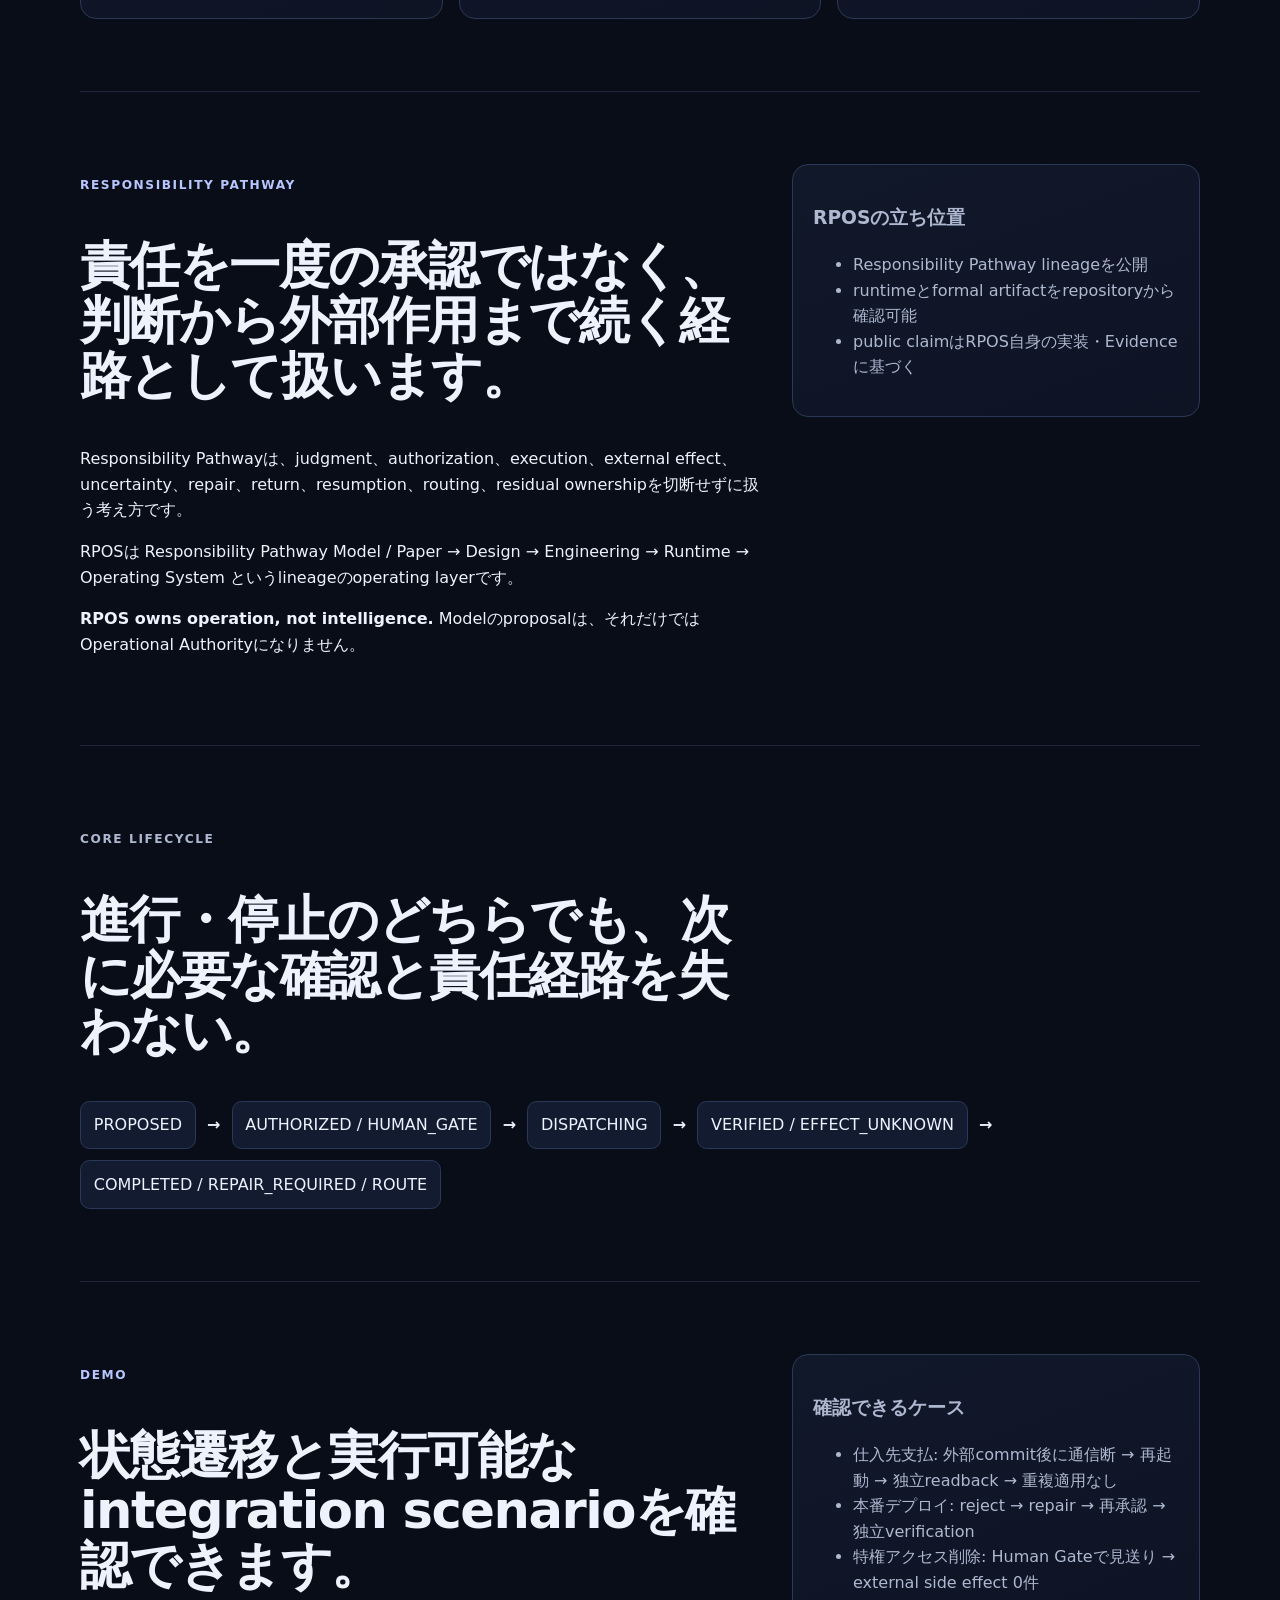
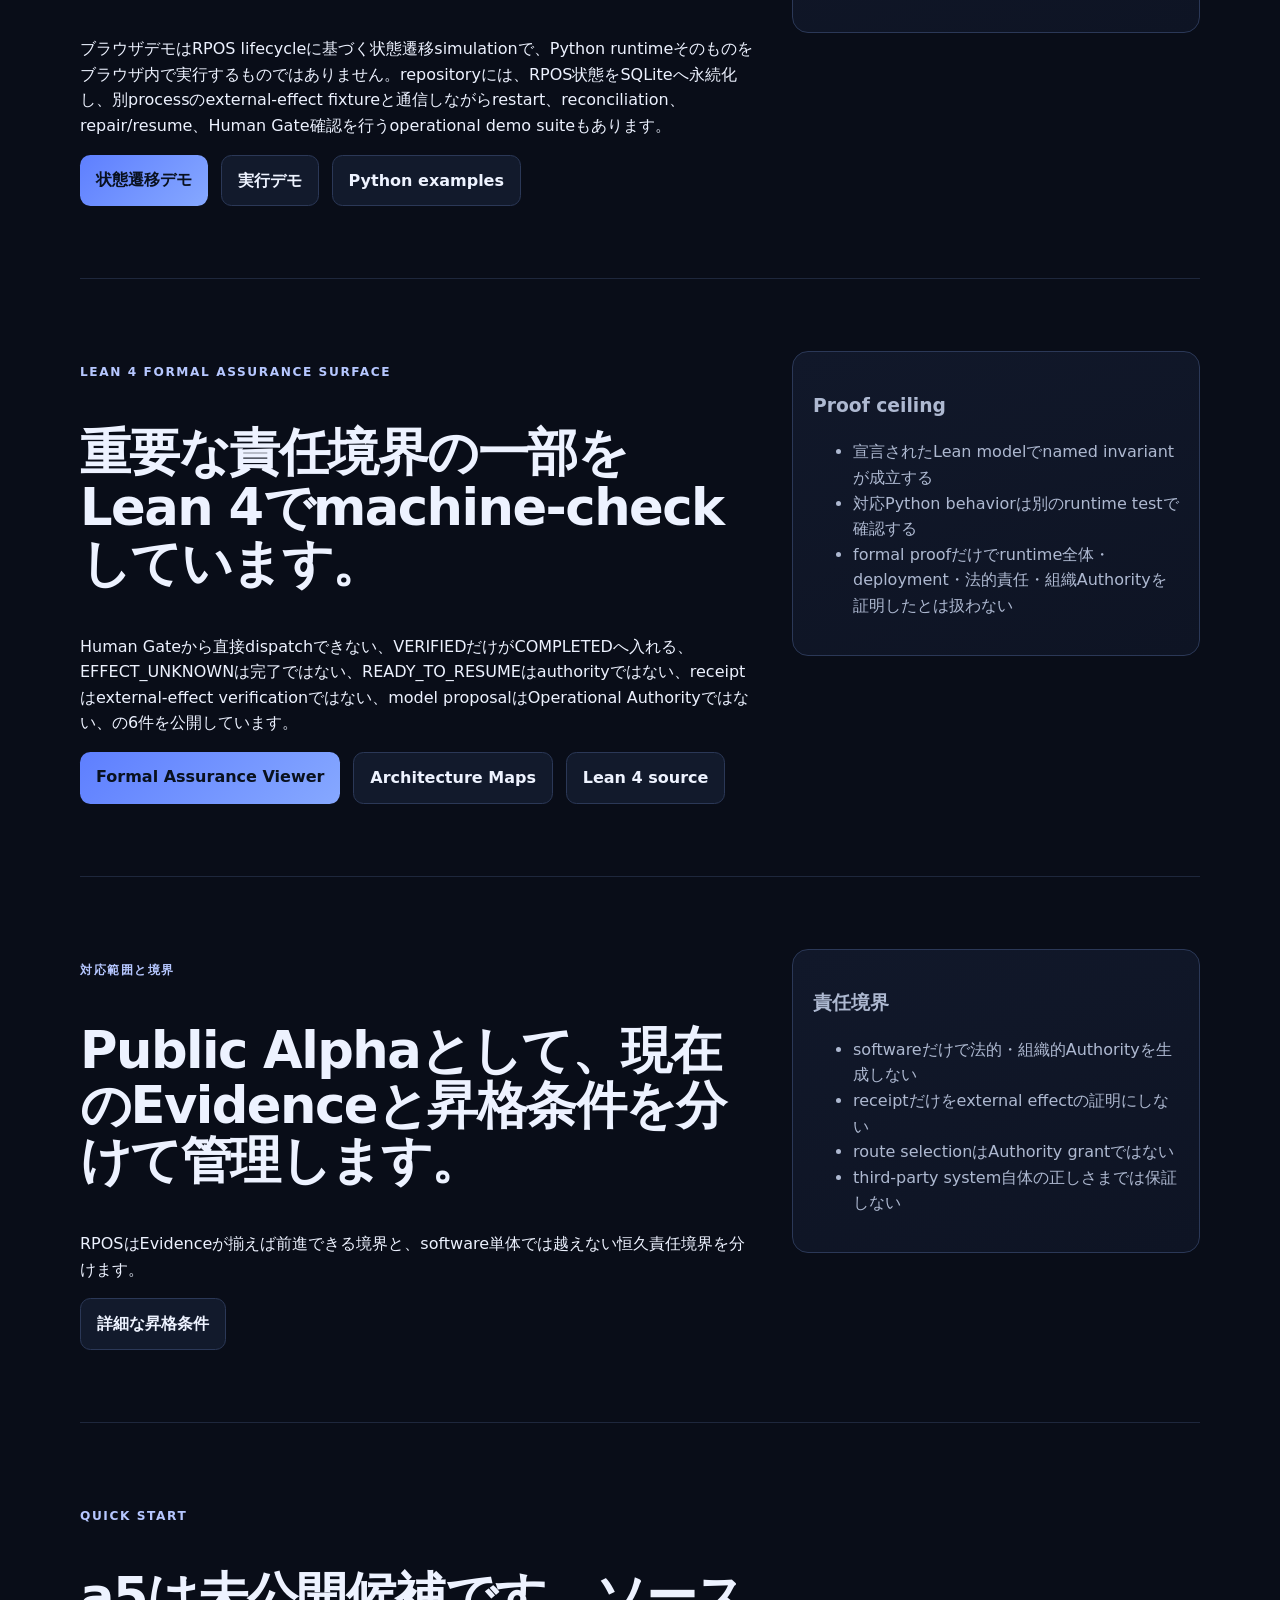
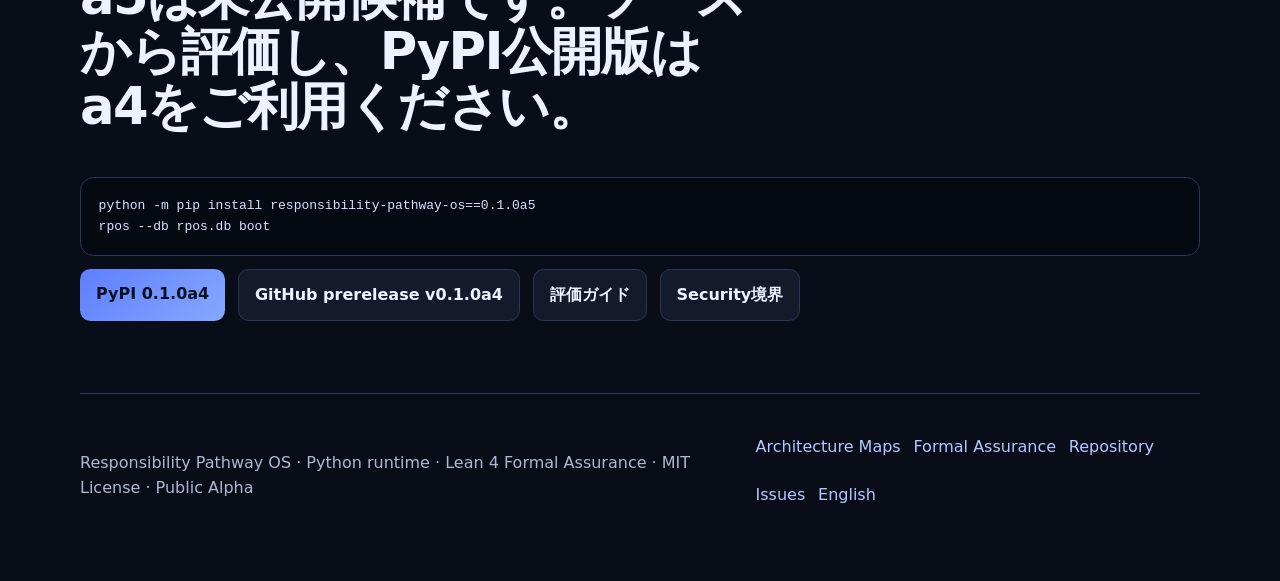
<file: site/ja.html>
<!doctype html>
<html lang="ja">
<head>
  <meta charset="utf-8">
  <meta name="viewport" content="width=device-width, initial-scale=1">
  <meta name="description" content="RPOSは、AI・自動化で外部処理の結果が分からなくなったときも、承認・実行・確認・修復・再開・Responsibility Routingを責任経路としてつないだまま扱うOpen SourceのPython/SQLite runtimeです。">
  <title>RPOS — 外部処理の不確実性を責任経路として扱うOperational System</title>
  <link rel="stylesheet" href="styles.css">
  <script src="app.js" defer></script>
</head>
<body>
<a class="skip-link" href="#main">本文へ移動</a>
<header class="site-header"><a class="brand" href="#top"><span class="brand-mark">RPOS</span><span>Responsibility Pathway OS</span></a><nav><a href="#why">概要</a><a href="#lineage">設計思想</a><a href="#pathway">状態遷移</a><a href="#demo">デモ</a><a href="architecture-ja.html">アーキテクチャ</a><a href="#assurance">形式保証</a><a href="#scope">対応範囲</a><a href="#start">導入</a><a href="index.html" lang="en">English</a></nav></header>
<main id="main">
<section class="hero" id="top"><div><p class="eyebrow">Open Source Python/SQLite runtime · Lean 4 bounded formal assurance · 0.1.0a5 Unpublished Release Candidate · PyPI a4 公開中</p><h1>API実行後に通信が切れた。外部処理は完了しているのか。</h1><p class="lede">最初の要求によって外部systemはすでに変更されている可能性があります。この状態で再実行すると二重決済や二重deployにつながり、単純に「失敗」とすると発生済みの変更を見失う可能性があります。RPOSは不確実性を責任状態として保持し、確認・修復・再開・Responsibility Routingまで経路を維持します。</p><p><strong>確認できないものを、確認済みとして扱わない。そのうえで、次に必要な判断へつなげる。</strong></p><div class="actions"><a class="button primary" href="https://pypi.org/project/responsibility-pathway-os/0.1.0a4/">PyPI公開版 0.1.0a4</a><a class="button secondary" href="#start">導入</a><a class="button secondary" href="demo.html?lang=ja">状態遷移デモ</a><a class="button secondary" href="assurance.html?lang=ja">形式保証</a><a class="button secondary" href="https://github.com/YutoriKomeiji/responsibility-pathway-os">GitHub</a></div><p>公開済み<code>0.1.0a4</code> lineにはResponsibility Routingと、<code>0.1.0a3</code>公開後に追加したrelease metadata / public-surface整合修正が含まれます。route selection自体はAuthorityを付与しません。</p></div><div class="pathway-card" aria-label="Responsibility Pathway"><div class="node">提案</div><span>↓</span><div class="node">人の確認 + Authority</div><span>↓</span><div class="node accent">実行</div><span>↓</span><div class="node">確認 / EFFECT_UNKNOWN</div><span>↓</span><div class="node">完了 / 修復 / Route</div></div></section>
<section class="section" id="why"><p class="eyebrow">RPOSの役割</p><h2>APIの成功応答と、現実世界での処理完了は分けて扱います。</h2><div class="feature-grid"><article><h3>不確実性を保持</h3><p>外部作用が発生した可能性はあるものの確認できない場合、<code>EFFECT_UNKNOWN</code>として保持します。</p></article><article><h3>応答と作用の確認を分離</h3><p>transport/toolのreceiptと、外部systemを読み直したeffect verificationを分けます。</p></article><article><h3>RoutingとAuthorityを分離</h3><p>Human Gate、reconciliation hold、repair、return-for-authorizationを別のbounded routeとして扱い、route選択だけで実行権限を生成しません。</p></article></div></section>
<section class="section split" id="lineage"><div><p class="eyebrow">Responsibility Pathway</p><h2>責任を一度の承認ではなく、判断から外部作用まで続く経路として扱います。</h2><p>Responsibility Pathwayは、judgment、authorization、execution、external effect、uncertainty、repair、return、resumption、routing、residual ownershipを切断せずに扱う考え方です。</p><p>RPOSは Responsibility Pathway Model / Paper → Design → Engineering → Runtime → Operating System というlineageのoperating layerです。</p><p><strong>RPOS owns operation, not intelligence.</strong> Modelのproposalは、それだけではOperational Authorityになりません。</p></div><aside class="boundary-card"><h3>RPOSの立ち位置</h3><ul><li>Responsibility Pathway lineageを公開</li><li>runtimeとformal artifactをrepositoryから確認可能</li><li>public claimはRPOS自身の実装・Evidenceに基づく</li></ul></aside></section>
<section class="section" id="pathway"><p class="eyebrow">Core lifecycle</p><h2>進行・停止のどちらでも、次に必要な確認と責任経路を失わない。</h2><div class="flow"><span>PROPOSED</span><b>→</b><span>AUTHORIZED / HUMAN_GATE</span><b>→</b><span>DISPATCHING</span><b>→</b><span>VERIFIED / EFFECT_UNKNOWN</span><b>→</b><span>COMPLETED / REPAIR_REQUIRED / ROUTE</span></div></section>
<section class="section split" id="demo"><div><p class="eyebrow">DEMO</p><h2>状態遷移と実行可能なintegration scenarioを確認できます。</h2><p>ブラウザデモはRPOS lifecycleに基づく状態遷移simulationで、Python runtimeそのものをブラウザ内で実行するものではありません。repositoryには、RPOS状態をSQLiteへ永続化し、別processのexternal-effect fixtureと通信しながらrestart、reconciliation、repair/resume、Human Gate確認を行うoperational demo suiteもあります。</p><div class="actions"><a class="button primary" href="demo.html?lang=ja">状態遷移デモ</a><a class="button secondary" href="https://github.com/YutoriKomeiji/responsibility-pathway-os/tree/main/examples/production_grade_demos">実行デモ</a><a class="button secondary" href="https://github.com/YutoriKomeiji/responsibility-pathway-os/tree/main/examples">Python examples</a></div></div><aside class="boundary-card"><h3>確認できるケース</h3><ul><li>仕入先支払: 外部commit後に通信断 → 再起動 → 独立readback → 重複適用なし</li><li>本番デプロイ: reject → repair → 再承認 → 独立verification</li><li>特権アクセス削除: Human Gateで見送り → external side effect 0件</li></ul></aside></section>
<section class="section split" id="assurance"><div><p class="eyebrow">Lean 4 Formal Assurance Surface</p><h2>重要な責任境界の一部をLean 4でmachine-checkしています。</h2><p>Human Gateから直接dispatchできない、VERIFIEDだけがCOMPLETEDへ入れる、EFFECT_UNKNOWNは完了ではない、READY_TO_RESUMEはauthorityではない、receiptはexternal-effect verificationではない、model proposalはOperational Authorityではない、の6件を公開しています。</p><div class="actions"><a class="button primary" href="assurance.html?lang=ja">Formal Assurance Viewer</a><a class="button secondary" href="architecture-ja.html">Architecture Maps</a><a class="button secondary" href="https://github.com/YutoriKomeiji/responsibility-pathway-os/tree/main/formal/lean">Lean 4 source</a></div></div><aside class="boundary-card"><h3>Proof ceiling</h3><ul><li>宣言されたLean modelでnamed invariantが成立する</li><li>対応Python behaviorは別のruntime testで確認する</li><li>formal proofだけでruntime全体・deployment・法的責任・組織Authorityを証明したとは扱わない</li></ul></aside></section>
<section class="section split" id="scope"><div><p class="eyebrow">対応範囲と境界</p><h2>Public Alphaとして、現在のEvidenceと昇格条件を分けて管理します。</h2><p>RPOSはEvidenceが揃えば前進できる境界と、software単体では越えない恒久責任境界を分けます。</p><div class="actions"><a class="button secondary" href="https://github.com/YutoriKomeiji/responsibility-pathway-os/blob/main/docs/ja/claim-boundary-promotion.md">詳細な昇格条件</a></div></div><aside class="boundary-card"><h3>責任境界</h3><ul><li>softwareだけで法的・組織的Authorityを生成しない</li><li>receiptだけをexternal effectの証明にしない</li><li>route selectionはAuthority grantではない</li><li>third-party system自体の正しさまでは保証しない</li></ul></aside></section>
<section class="section quick-start" id="start"><div><p class="eyebrow">Quick Start</p><h2>a5は未公開候補です。ソースから評価し、PyPI公開版はa4をご利用ください。</h2></div><pre><code>python -m pip install responsibility-pathway-os==0.1.0a5
rpos --db rpos.db boot</code></pre><div class="actions"><a class="button primary" href="https://pypi.org/project/responsibility-pathway-os/0.1.0a4/">PyPI 0.1.0a4</a><a class="button secondary" href="https://github.com/YutoriKomeiji/responsibility-pathway-os/releases/tag/v0.1.0a4">GitHub prerelease v0.1.0a4</a><a class="button secondary" href="https://github.com/YutoriKomeiji/responsibility-pathway-os/blob/main/docs/ja/public-alpha-evaluation-guide.md">評価ガイド</a><a class="button secondary" href="https://github.com/YutoriKomeiji/responsibility-pathway-os/blob/main/SECURITY.ja.md">Security境界</a></div></section>
</main>
<footer><p>Responsibility Pathway OS · Python runtime · Lean 4 Formal Assurance · MIT License · Public Alpha</p><nav><a href="architecture-ja.html">Architecture Maps</a><a href="assurance.html?lang=ja">Formal Assurance</a><a href="https://github.com/YutoriKomeiji/responsibility-pathway-os">Repository</a><a href="https://github.com/YutoriKomeiji/responsibility-pathway-os/issues">Issues</a><a href="index.html" lang="en">English</a></nav></footer>
</body>
</html>
</file>
<file: site/styles.css>
:root{font-family:Inter,ui-sans-serif,system-ui,-apple-system,BlinkMacSystemFont,"Segoe UI",sans-serif;color:#edf2ff;background:#090d18;line-height:1.6;--panel:#11182a;--panel2:#17223a;--line:#2b3857;--accent:#86a8ff;--accent2:#b6c7ff;--muted:#aeb9d1;--danger:#ffb1b1;--ok:#a8efc1}*{box-sizing:border-box}html{scroll-behavior:smooth}body{margin:0;background:radial-gradient(circle at 85% 5%,#1a2850 0,transparent 34rem),#090d18;color:#edf2ff}a{color:var(--accent2)}.skip-link{position:absolute;left:-9999px}.skip-link:focus{left:1rem;top:1rem;z-index:10;background:#fff;color:#111;padding:.6rem}.site-header{position:sticky;top:0;z-index:5;display:flex;justify-content:space-between;align-items:center;gap:1rem;padding:.85rem max(1.2rem,5vw);background:rgba(9,13,24,.9);backdrop-filter:blur(12px);border-bottom:1px solid var(--line)}.brand{display:flex;align-items:center;gap:.65rem;text-decoration:none;color:#fff;font-weight:700}.brand-mark{display:grid;place-items:center;width:3rem;height:2rem;border-radius:.55rem;background:linear-gradient(135deg,#5c7cff,#8aa9ff);font-size:.78rem;letter-spacing:.08em}.site-header nav,.actions,footer nav{display:flex;gap:.8rem;flex-wrap:wrap}.site-header nav a,footer a{text-decoration:none}.hero,.section,footer{width:min(1120px,90vw);margin:auto}.hero{min-height:72vh;display:grid;grid-template-columns:1.25fr .75fr;gap:3rem;align-items:center;padding:6rem 0}.eyebrow{text-transform:uppercase;letter-spacing:.13em;font-size:.76rem;color:var(--accent2);font-weight:700}.hero h1,.section h2{line-height:1.08;letter-spacing:-.03em}.hero h1{font-size:clamp(2.7rem,6vw,5.2rem);margin:.4rem 0 1.2rem}.lede{font-size:1.16rem;color:var(--muted);max-width:68ch}.button{display:inline-block;border:1px solid var(--line);padding:.75rem 1rem;border-radius:.65rem;text-decoration:none;font-weight:700}.button.primary{background:linear-gradient(135deg,#5e7fff,#86a8ff);color:#09111f;border:0}.button.secondary{background:#121a2c;color:#eef3ff}.pathway-card,.boundary-card,.feature-grid article,.demo-panel,.state-card,.event-log{background:linear-gradient(160deg,var(--panel),#0e1424);border:1px solid var(--line);border-radius:1rem}.pathway-card{padding:1.4rem;display:grid;gap:.55rem;text-align:center}.node{padding:.75rem;border-radius:.65rem;background:#17213a}.node.accent{background:#263a70}.section{padding:4.5rem 0;border-top:1px solid rgba(71,89,128,.34)}.section h2{font-size:clamp(2rem,4vw,3.5rem);max-width:19ch}.feature-grid{display:grid;grid-template-columns:repeat(3,1fr);gap:1rem}.feature-grid article,.boundary-card{padding:1.25rem}.feature-grid p,.boundary-card,.section>p{color:var(--muted)}.split{display:grid;grid-template-columns:1.25fr .75fr;gap:2rem;align-items:start}.flow{display:flex;flex-wrap:wrap;gap:.7rem;align-items:center}.flow span{padding:.65rem .8rem;border:1px solid var(--line);border-radius:.6rem;background:#121b30}.quick-start pre{overflow:auto;padding:1.1rem;border:1px solid var(--line);border-radius:.85rem;background:#050912;color:#d8e3ff}footer{padding:2.5rem 0 4rem;border-top:1px solid var(--line);display:flex;justify-content:space-between;gap:1rem;color:var(--muted)}.demo-shell{width:min(1100px,92vw);margin:2rem auto 5rem}.demo-grid{display:grid;grid-template-columns:.9fr 1.1fr;gap:1rem}.demo-panel{padding:1rem}.scenario-list{display:grid;gap:.65rem}.scenario-list button{appearance:none;text-align:left;padding:.8rem;border-radius:.65rem;border:1px solid var(--line);background:#111a2e;color:#eef3ff;cursor:pointer}.scenario-list button[aria-pressed="true"]{border-color:var(--accent);background:#203361}.state-card{padding:1.2rem}.state-badge{display:inline-block;padding:.32rem .55rem;border-radius:.45rem;background:#24375f;font-weight:800;letter-spacing:.04em}.state-badge.warn{background:#553b24;color:#ffd9a3}.state-badge.stop{background:#552c39;color:#ffd0da}.state-badge.ok{background:#214d36;color:#c9f7d9}.event-log{margin-top:1rem;padding:1rem;min-height:15rem}.event-log ol{margin:.5rem 0;padding-left:1.2rem}.notice{padding:.8rem 1rem;border-left:3px solid var(--accent);background:#121b31;color:var(--muted)}.assurance-shell{width:min(1120px,90vw);margin:auto}.assurance-hero{padding:5rem 0 2.5rem}.assurance-hero h1{font-size:clamp(2.5rem,5vw,4.5rem);line-height:1.05;letter-spacing:-.03em;max-width:18ch;margin:.4rem 0 1.2rem}.assurance-summary{display:grid;grid-template-columns:repeat(4,1fr);gap:.85rem;margin-bottom:3rem}.assurance-summary article{padding:1rem;border:1px solid var(--line);border-radius:.85rem;background:linear-gradient(160deg,var(--panel),#0e1424);min-width:0}.summary-label{display:block;color:var(--muted);font-size:.78rem;text-transform:uppercase;letter-spacing:.08em}.assurance-summary strong{display:block;margin-top:.35rem;overflow-wrap:anywhere}.assurance-section{width:100%}.section-heading{display:flex;justify-content:space-between;gap:2rem;align-items:end}.section-heading>p{max-width:40ch;color:var(--muted)}.assurance-list{display:grid;gap:1rem;margin-top:1.5rem}.assurance-card{padding:1.25rem;border:1px solid var(--line);border-radius:1rem;background:linear-gradient(160deg,var(--panel),#0e1424)}.assurance-card-head{display:flex;justify-content:space-between;gap:1rem;align-items:flex-start}.assurance-card h3{margin:.25rem 0 .5rem;font-size:1.35rem}.assurance-id{font-family:ui-monospace,SFMono-Regular,Menlo,monospace;color:var(--muted);font-size:.78rem}.assurance-status{white-space:nowrap;padding:.32rem .6rem;border-radius:999px;font-size:.78rem;font-weight:800}.assurance-status.ok{background:#214d36;color:#c9f7d9}.assurance-status.warn{background:#553b24;color:#ffd9a3}.assurance-field{display:grid;grid-template-columns:10rem 1fr;gap:1rem;padding:.8rem 0;border-top:1px solid rgba(71,89,128,.34)}.assurance-label{color:var(--muted);font-size:.82rem;font-weight:700}.assurance-field p{margin:0}.assurance-tests{margin:0;padding-left:1.1rem}.assurance-tests small,.assurance-field small{color:var(--muted)}.assurance-error{margin-top:1rem}.boundary-card p{color:var(--muted)}@media(max-width:800px){.site-header{align-items:flex-start;flex-direction:column}.hero,.split,.demo-grid{grid-template-columns:1fr}.hero{padding:4rem 0}.feature-grid{grid-template-columns:1fr}.site-header nav{font-size:.9rem}footer{flex-direction:column}.assurance-summary{grid-template-columns:1fr 1fr}.section-heading{display:block}.assurance-field{grid-template-columns:1fr;gap:.25rem}.assurance-card-head{display:block}.assurance-status{display:inline-block;margin-bottom:.5rem}}@media(max-width:520px){.assurance-summary{grid-template-columns:1fr}}@media(prefers-reduced-motion:reduce){html{scroll-behavior:auto}*,*::before,*::after{animation-duration:.001ms!important;animation-iteration-count:1!important;transition-duration:.001ms!important}}
</file>
